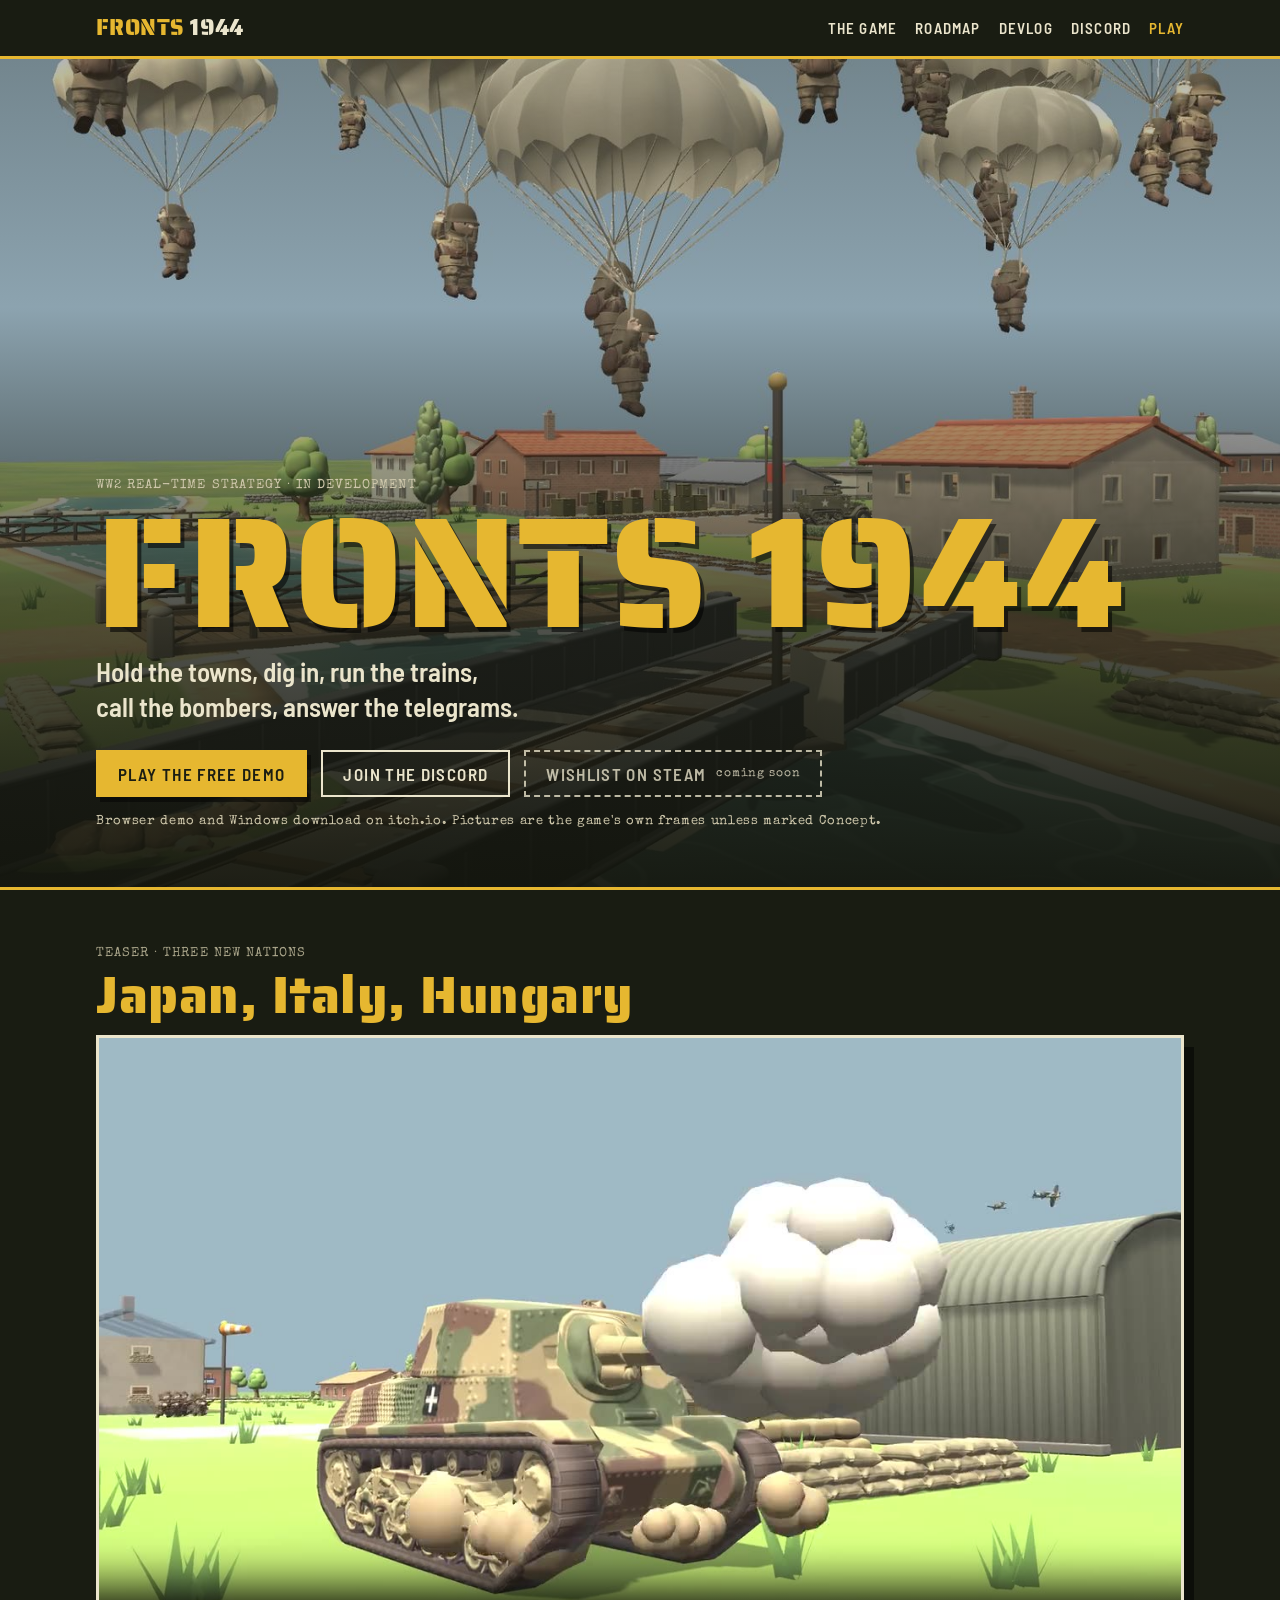
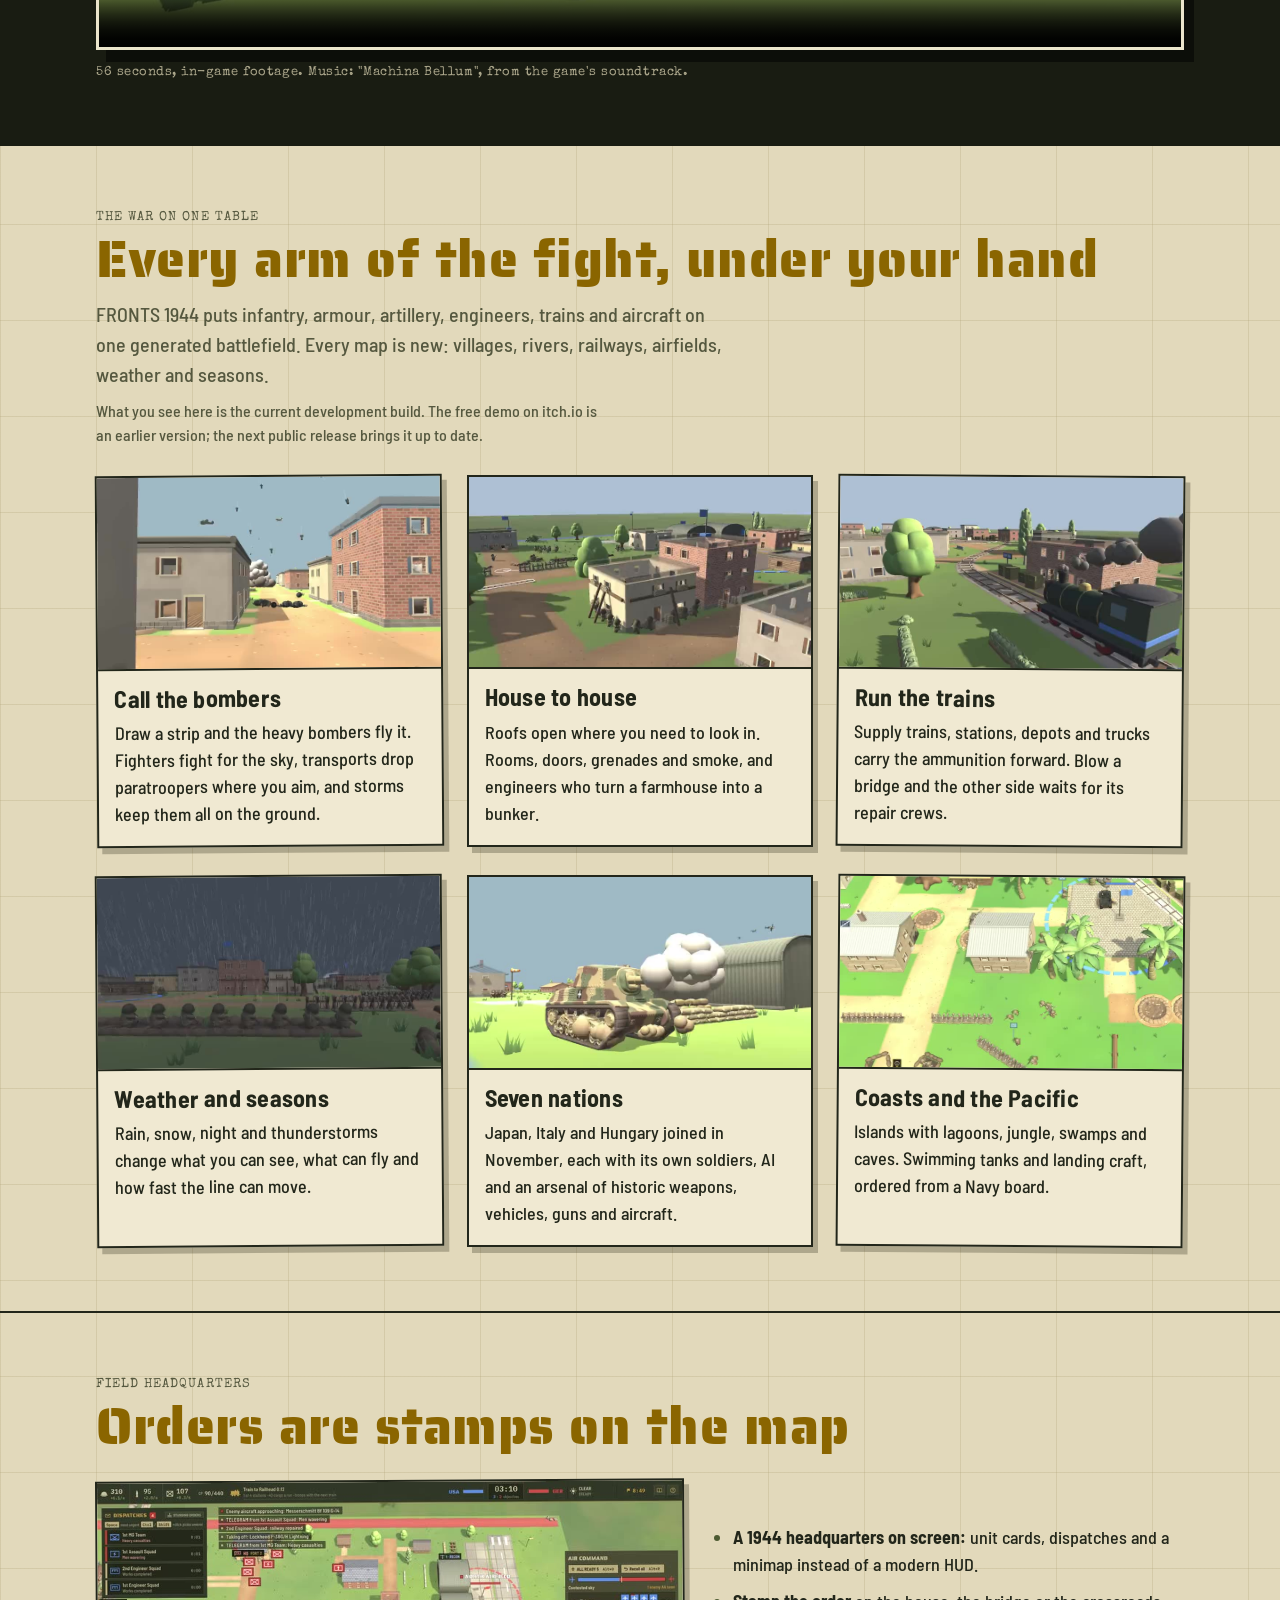
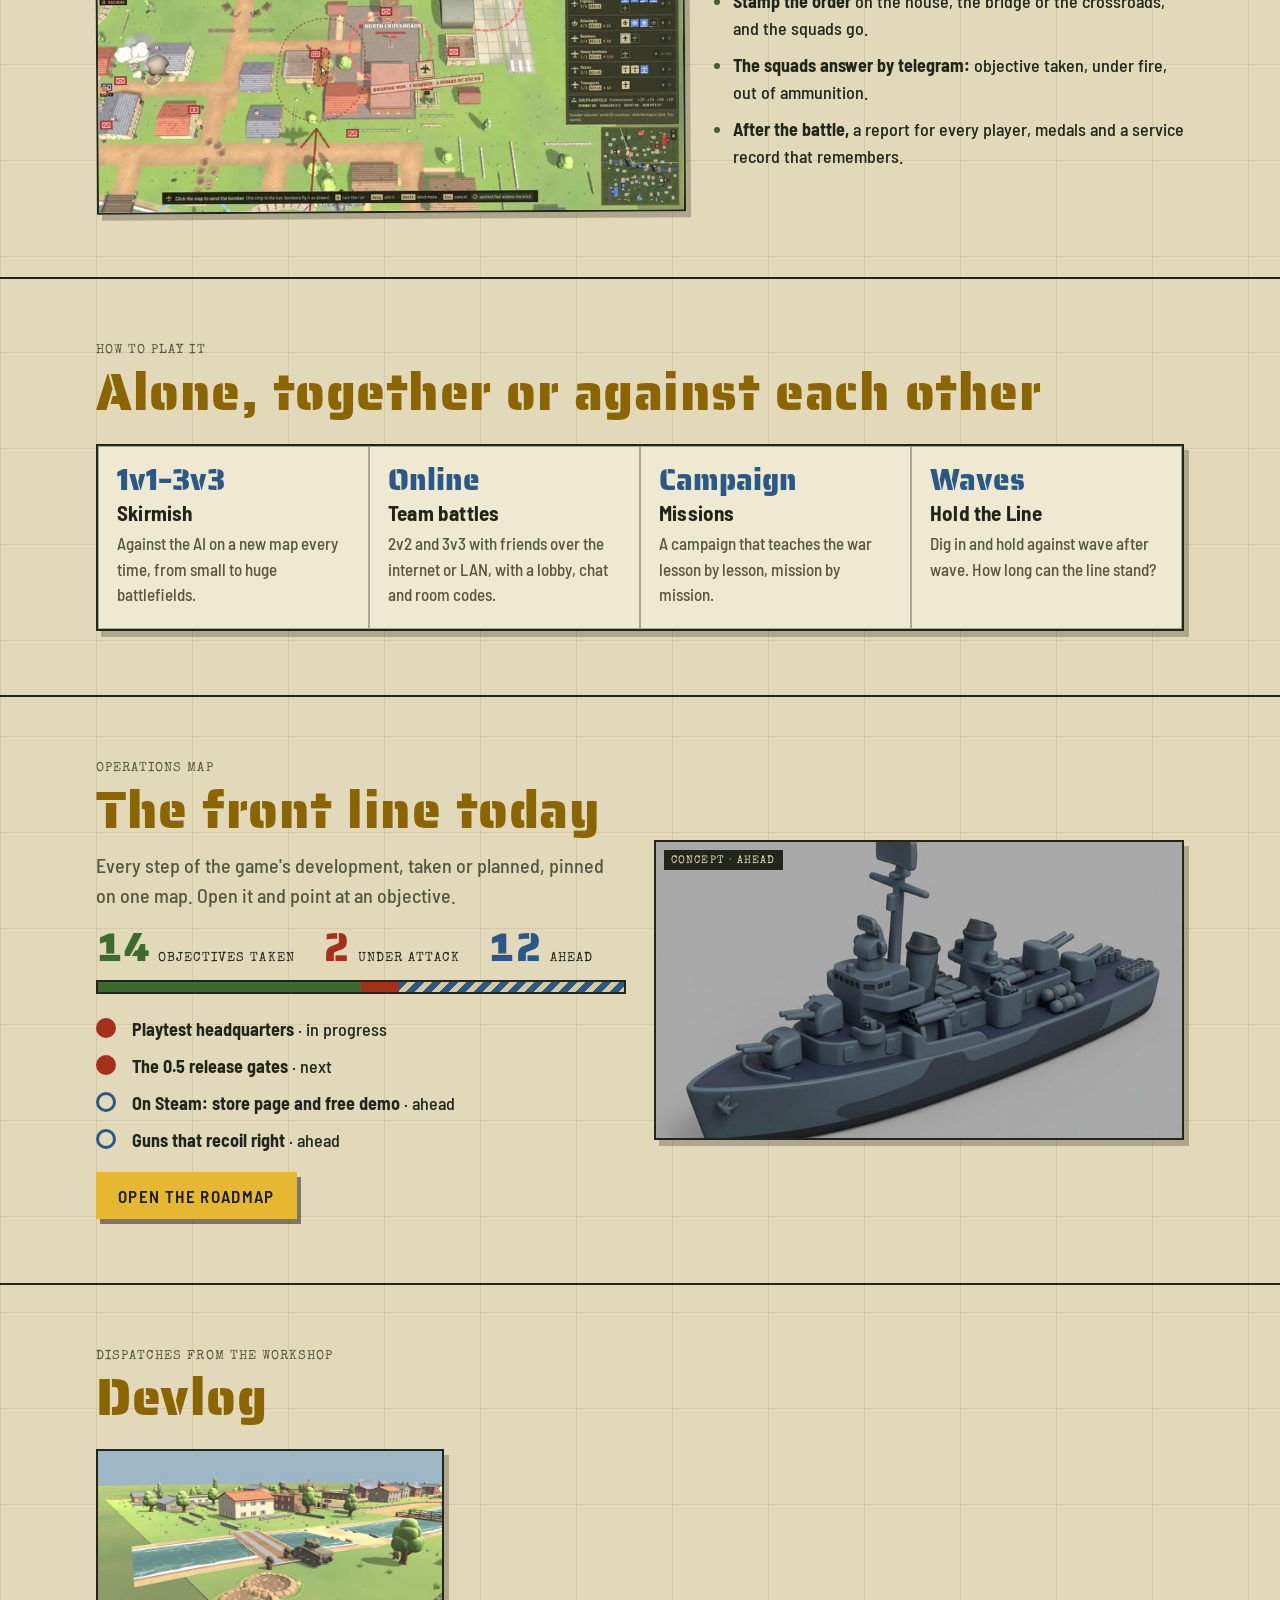
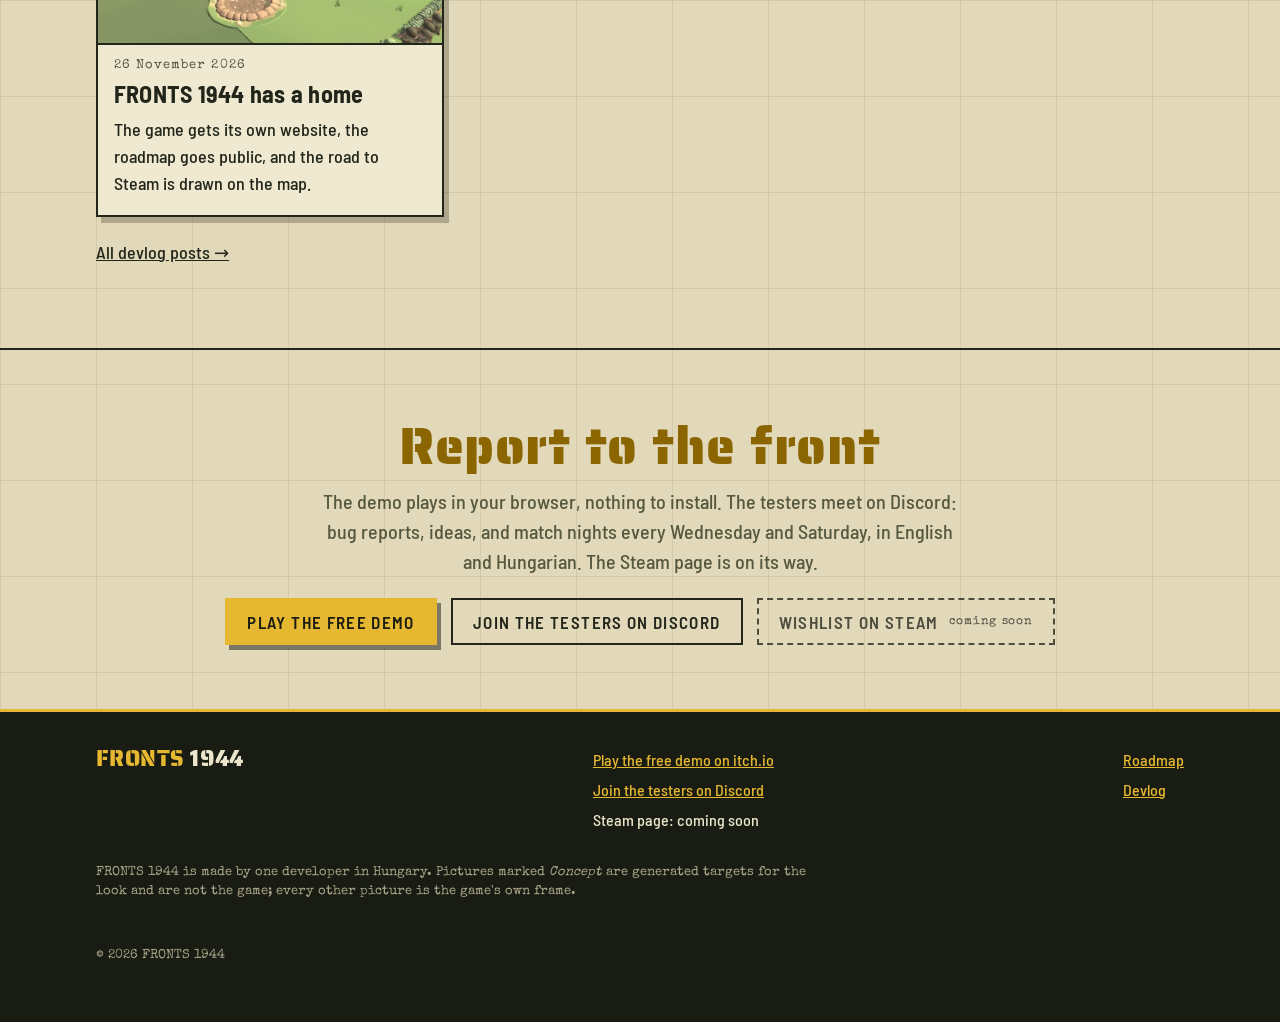
<file: index.html>
<!doctype html>
<html lang="en">
<head>
<meta charset="utf-8">
<meta name="viewport" content="width=device-width, initial-scale=1, viewport-fit=cover">
<title>FRONTS 1944 – WW2 real-time strategy</title>
<meta name="description" content="FRONTS 1944 is a WW2 real-time strategy game: hold the towns, dig in, run the trains, call the bombers. Seven nations, house-to-house fighting, weather, team battles online. Free demo on itch.io.">
<link rel="canonical" href="https://fronts1944.com/">
<meta property="og:type" content="website">
<meta property="og:title" content="FRONTS 1944">
<meta property="og:description" content="A WW2 real-time strategy game: hold the towns, dig in, run the trains, call the bombers.">
<meta property="og:url" content="https://fronts1944.com/">
<meta property="og:image" content="https://fronts1944.com/assets/img/social-card.jpg">
<meta name="twitter:card" content="summary_large_image">
<link rel="icon" href="assets/icon-32.png" sizes="32x32">
<link rel="apple-touch-icon" href="assets/icon-180.png">
<link rel="preconnect" href="https://fonts.googleapis.com">
<link rel="preconnect" href="https://fonts.gstatic.com" crossorigin>
<link rel="stylesheet" href="https://fonts.googleapis.com/css2?family=Barlow+Semi+Condensed:wght@400;500;600;700&family=Saira+Stencil+One&family=Special+Elite&display=swap">
<link rel="stylesheet" href="assets/chrome.css">
<link rel="stylesheet" href="assets/site.css">
<style>
/* ---- the hero: one of the game's own frames, full width */
.hero { position: relative; min-height: min(92vh, 860px); display: grid; align-items: end; color: var(--night-ink); background: var(--night); overflow: hidden; }
.hero img.bg { position: absolute; inset: 0; width: 100%; height: 100%; object-fit: cover; object-position: 50% 40%; animation: drift 26s ease-in-out infinite alternate; }
.hero::after { content: ""; position: absolute; inset: 0; background:
  linear-gradient(to top, rgba(18, 20, 12, .95) 0%, rgba(18, 20, 12, .72) 34%, rgba(18, 20, 12, .12) 70%, rgba(18, 20, 12, .3) 100%); }
.hero .wrap { position: relative; z-index: 1; width: 100%; padding-top: 120px; padding-bottom: 56px; }
.hero .eyebrow { color: #cfc8ac; }
.hero h1 { font-size: clamp(64px, 14vw, 156px); line-height: .9; margin: 8px 0 10px; color: var(--brass); text-shadow: 4px 5px 0 rgba(0, 0, 0, .55); }
.hero .tag { font: 600 clamp(20px, 2.6vw, 27px)/1.3 var(--body); max-width: 40ch; margin: 0 0 26px; text-wrap: balance; }
.hero .ctas { display: flex; flex-wrap: wrap; gap: 14px; align-items: center; }
.hero .note { font: 400 13px/1.4 var(--type); letter-spacing: .05em; color: #cfc8ac; margin: 16px 0 0; }
@keyframes drift { from { transform: scale(1.02); } to { transform: scale(1.1) translate(-1.5%, -1%); } }
@media (prefers-reduced-motion: reduce) { .hero img.bg { animation: none; } }
/* the moving hero: a silent loop that fades in over the still once it plays (assets/motion.js) */
.hero video.bg { position: absolute; inset: 0; width: 100%; height: 100%; object-fit: cover; object-position: 50% 30%; opacity: 0; transition: opacity 1.4s ease; }
.hero video.bg.is-playing { opacity: 1; }

/* ---- live pictures: a card's loop fades in over its still while it is on screen */
.shot video.loop { position: absolute; inset: 0; width: 100%; height: 100%; object-fit: cover; opacity: 0; transition: opacity .6s ease, transform .5s ease; }
.shot video.loop.is-playing { opacity: 1; }
.card:hover .shot video.loop { transform: scale(1.05); }

/* ---- the trailer band */
.reel { background: var(--night); color: var(--night-ink); padding: 56px 0 64px; border-top: 3px solid var(--brass); }
.reel h2 { color: var(--brass); }
.reel .frame { border: 3px solid var(--night-ink); box-shadow: 10px 12px 0 rgba(0, 0, 0, .5); background: #000; }
.reel video { width: 100%; aspect-ratio: 16 / 9; height: auto; }
.reel .cap { font: 400 13px/1.4 var(--type); color: #aba68b; margin: 14px 0 0; letter-spacing: .04em; }

/* ---- command: a wide dossier */
.dossier { display: grid; grid-template-columns: 1.25fr 1fr; gap: 28px; align-items: center; margin-top: 28px; }
.dossier .card { --tilt: -.35deg; }
.dossier ul { margin: 0; padding-left: 20px; display: grid; gap: 10px; }
.dossier li::marker { color: var(--olive); }
.dossier li b { font-weight: 700; }
@media (max-width: 860px) { .dossier { grid-template-columns: 1fr; } }

/* ---- modes */
.modes { display: grid; gap: 0; grid-template-columns: repeat(4, 1fr); margin-top: 26px; border: 2px solid var(--ink); background: var(--card); box-shadow: 5px 6px 0 var(--shade); }
@media (max-width: 900px) { .modes { grid-template-columns: repeat(2, 1fr); } }
@media (max-width: 520px) { .modes { grid-template-columns: 1fr; } }
.modes > div { padding: 18px 18px 20px; border: 1px solid color-mix(in srgb, var(--ink) 35%, transparent); }
.modes .n { font: 400 30px/1 var(--display); color: var(--own); }
.modes h3 { font-size: 21px; margin: 6px 0 6px; }
.modes p { margin: 0; color: var(--ink-soft); font-size: 17px; }

/* ---- the roadmap teaser */
.front { display: grid; grid-template-columns: 1fr 1fr; gap: 28px; align-items: center; }
.tally { display: flex; flex-wrap: wrap; gap: 10px 28px; margin: 18px 0 12px; align-items: baseline; }
.tally b { font: 400 40px/1 var(--display); margin-right: 8px; font-variant-numeric: tabular-nums; }
.tally span { font: 400 13px/1 var(--type); letter-spacing: .08em; text-transform: uppercase; }
.tally .t-done b { color: var(--taken); } .tally .t-now b { color: var(--foe); } .tally .t-ahead b { color: var(--own); }
.bar { display: flex; height: 14px; border: 2px solid var(--ink); background: var(--paper-deep); margin-bottom: 22px; }
.bar i { display: block; height: 100%; }
.bar .b-done { background: var(--taken); } .bar .b-now { background: var(--foe); }
.bar .b-ahead { background: repeating-linear-gradient(135deg, var(--own) 0 6px, transparent 6px 12px); }
.next { list-style: none; margin: 0; padding: 0; display: grid; gap: 10px; }
.next li { display: grid; grid-template-columns: 26px 1fr; gap: 10px; align-items: baseline; }
.next li::before { content: ""; width: 14px; height: 14px; border-radius: 50%; border: 3px solid var(--own); transform: translateY(2px); }
.next li.now::before { background: var(--foe); border-color: var(--foe); }
@media (max-width: 860px) { .front { grid-template-columns: 1fr; } }

/* ---- devlog list */
.posts { display: grid; gap: 22px; grid-template-columns: repeat(auto-fill, minmax(min(100%, 320px), 1fr)); margin-top: 26px; }
.posts a.card { text-decoration: none; color: inherit; display: block; }
.posts .when { font: 400 13px/1 var(--type); letter-spacing: .08em; color: var(--ink-soft); }

/* ---- last call */
.last { text-align: center; }
.last .ctas { display: flex; flex-wrap: wrap; gap: 14px; justify-content: center; margin-top: 22px; }
.last .btn:not(.primary) { color: var(--ink); }
</style>
</head>
<body>
<!--TOP-->
<a class="skip" href="#main">Skip to the content</a>
<header class="site-top">
  <div class="site-wrap">
    <a class="brand" href="./">FRONTS <span>1944</span></a>
    <nav class="nav" aria-label="Site">
      <a href="#game" class="wide">The game</a>
      <a href="roadmap/">Roadmap</a>
      <a href="devlog/">Devlog</a>
      <a href="https://discord.gg/7SDqVMBS3U">Discord</a>
      <a href="https://comeandgetsome.itch.io/fronts-1944" class="play">Play</a>
    </nav>
  </div>
</header>
<!--/TOP-->

<main id="main">
<section class="hero">
  <img class="bg" src="assets/img/paratroopers-lg.jpg" srcset="assets/img/paratroopers-md.jpg 800w, assets/img/paratroopers-lg.jpg 1600w" sizes="100vw" width="1600" height="900" alt="Paratroopers under panelled canopies come down over a river town." fetchpriority="high">
  <video class="bg" muted loop playsinline preload="none" aria-hidden="true" data-src="assets/video/loop_hero.mp4" data-src-sm="assets/video/loop_hero_sm.mp4"></video>
  <div class="wrap">
    <div class="eyebrow">WW2 real-time strategy &middot; in development</div>
    <h1>FRONTS 1944</h1>
    <p class="tag">Hold the towns, dig in, run the trains, call the bombers, answer the telegrams.</p>
    <div class="ctas">
      <a class="btn primary" href="https://comeandgetsome.itch.io/fronts-1944">Play the free demo</a>
      <a class="btn" href="https://discord.gg/7SDqVMBS3U">Join the Discord</a>
      <span class="btn" aria-disabled="true">Wishlist on Steam <small>coming soon</small></span>
    </div>
    <p class="note">Browser demo and Windows download on itch.io. Pictures are the game's own frames unless marked Concept.</p>
  </div>
</section>

<section class="reel" aria-labelledby="reel-h">
  <div class="wrap">
    <div class="eyebrow" style="color:#aba68b">Teaser &middot; three new nations</div>
    <h2 id="reel-h">Japan, Italy, Hungary</h2>
    <div class="frame">
      <video controls preload="none" playsinline poster="assets/img/teaser-poster.jpg" width="1280" height="720">
        <source src="assets/video/teaser.mp4" type="video/mp4">
        Your browser cannot play this video. <a href="assets/video/teaser.mp4">Download the teaser</a>.
      </video>
    </div>
    <p class="cap">56 seconds, in-game footage. Music: "Machina Bellum", from the game's soundtrack.</p>
  </div>
</section>

<section class="band" id="game" aria-labelledby="game-h">
  <div class="wrap">
    <div class="eyebrow">The war on one table</div>
    <h2 id="game-h">Every arm of the fight, under your hand</h2>
    <p class="lede">FRONTS 1944 puts infantry, armour, artillery, engineers, trains and aircraft on one generated battlefield. Every map is new: villages, rivers, railways, airfields, weather and seasons.</p>
    <p class="lede" style="margin-top:10px;font-size:16px">What you see here is the current development build. The free demo on itch.io is an earlier version; the next public release brings it up to date.</p>
    <div class="grid3">
      <article class="card">
        <div class="shot"><img src="assets/img/loop_bombers-md.jpg" width="800" height="450" loading="lazy" alt="Bombs from a carpet raid fall into a village street."><video class="loop" muted loop playsinline preload="none" aria-hidden="true" data-src="assets/video/loop_bombers.mp4"></video></div>
        <div class="txt"><h3>Call the bombers</h3><p>Draw a strip and the heavy bombers fly it. Fighters fight for the sky, transports drop paratroopers where you aim, and storms keep them all on the ground.</p></div>
      </article>
      <article class="card">
        <div class="shot"><img src="assets/img/loop_house-md.jpg" width="800" height="450" loading="lazy" alt="Ladders against a house being fortified, soldiers at its foot."><video class="loop" muted loop playsinline preload="none" aria-hidden="true" data-src="assets/video/loop_house.mp4"></video></div>
        <div class="txt"><h3>House to house</h3><p>Roofs open where you need to look in. Rooms, doors, grenades and smoke, and engineers who turn a farmhouse into a bunker.</p></div>
      </article>
      <article class="card">
        <div class="shot"><img src="assets/img/loop_train-md.jpg" width="800" height="450" loading="lazy" alt="A steam train hauls armour on flatcars past a brick house."><video class="loop" muted loop playsinline preload="none" aria-hidden="true" data-src="assets/video/loop_train.mp4"></video></div>
        <div class="txt"><h3>Run the trains</h3><p>Supply trains, stations, depots and trucks carry the ammunition forward. Blow a bridge and the other side waits for its repair crews.</p></div>
      </article>
      <article class="card">
        <div class="shot"><img src="assets/img/loop_weather-md.jpg" width="800" height="450" loading="lazy" alt="A dug-in line of soldiers in the rain, lightning over the town."><video class="loop" muted loop playsinline preload="none" aria-hidden="true" data-src="assets/video/loop_weather.mp4"></video></div>
        <div class="txt"><h3>Weather and seasons</h3><p>Rain, snow, night and thunderstorms change what you can see, what can fly and how fast the line can move.</p></div>
      </article>
      <article class="card">
        <div class="shot"><img src="assets/img/loop_zrinyi-md.jpg" width="800" height="450" loading="lazy" alt="A Hungarian Zrinyi II assault gun beside a hangar, the smoke of its 105 mm still in the air."><video class="loop" muted loop playsinline preload="none" aria-hidden="true" data-src="assets/video/loop_zrinyi.mp4"></video></div>
        <div class="txt"><h3>Seven nations</h3><p>Japan, Italy and Hungary joined in November, each with its own soldiers, AI and an arsenal of historic weapons, vehicles, guns and aircraft.</p></div>
      </article>
      <article class="card">
        <div class="shot"><img src="assets/img/loop_pacific-md.jpg" width="800" height="450" loading="lazy" alt="Squads move through a palm-lined Pacific outpost."><video class="loop" muted loop playsinline preload="none" aria-hidden="true" data-src="assets/video/loop_pacific.mp4"></video></div>
        <div class="txt"><h3>Coasts and the Pacific</h3><p>Islands with lagoons, jungle, swamps and caves. Swimming tanks and landing craft, ordered from a Navy board.</p></div>
      </article>
    </div>
  </div>
</section>

<section class="band" aria-labelledby="cmd-h">
  <div class="wrap">
    <div class="eyebrow">Field headquarters</div>
    <h2 id="cmd-h">Orders are stamps on the map</h2>
    <div class="dossier">
      <div class="card"><div class="shot" style="border-bottom:0"><img src="assets/img/loop_stamp-lg.jpg" srcset="assets/img/loop_stamp-md.jpg 800w, assets/img/loop_stamp-lg.jpg 1280w" sizes="(max-width: 860px) 100vw, 620px" width="1280" height="720" loading="lazy" alt="The headquarters screen: a bombing run drawn over a crossroads, attack stamps on the houses, the dispatches and the air command board."><video class="loop" muted loop playsinline preload="none" aria-hidden="true" data-src="assets/video/loop_stamp.mp4"></video></div></div>
      <ul>
        <li><b>A 1944 headquarters on screen:</b> unit cards, dispatches and a minimap instead of a modern HUD.</li>
        <li><b>Stamp the order</b> on the house, the bridge or the crossroads, and the squads go.</li>
        <li><b>The squads answer by telegram:</b> objective taken, under fire, out of ammunition.</li>
        <li><b>After the battle,</b> a report for every player, medals and a service record that remembers.</li>
      </ul>
    </div>
  </div>
</section>

<section class="band" aria-labelledby="modes-h">
  <div class="wrap">
    <div class="eyebrow">How to play it</div>
    <h2 id="modes-h">Alone, together or against each other</h2>
    <div class="modes">
      <div><div class="n">1v1&ndash;3v3</div><h3>Skirmish</h3><p>Against the AI on a new map every time, from small to huge battlefields.</p></div>
      <div><div class="n">Online</div><h3>Team battles</h3><p>2v2 and 3v3 with friends over the internet or LAN, with a lobby, chat and room codes.</p></div>
      <div><div class="n">Campaign</div><h3>Missions</h3><p>A campaign that teaches the war lesson by lesson, mission by mission.</p></div>
      <div><div class="n">Waves</div><h3>Hold the Line</h3><p>Dig in and hold against wave after wave. How long can the line stand?</p></div>
    </div>
  </div>
</section>

<section class="band" aria-labelledby="road-h">
  <div class="wrap front">
    <div>
      <div class="eyebrow">Operations map</div>
      <h2 id="road-h">The front line today</h2>
      <p class="lede">Every step of the game's development, taken or planned, pinned on one map. Open it and point at an objective.</p>
      <!--ROADMAP-TALLY-->
      <div class="tally"><div class="t-done"><b>14</b><span>objectives taken</span></div><div class="t-now"><b>2</b><span>under attack</span></div><div class="t-ahead"><b>12</b><span>ahead</span></div></div>
      <div class="bar" role="img" aria-label="14 of 28 objectives taken"><i class="b-done" style="width:50.00%"></i><i class="b-now" style="width:7.14%"></i><i class="b-ahead" style="width:42.86%"></i></div>
      <ul class="next"><li class="now"><span><b>Playtest headquarters</b> &middot; in progress</span></li><li class="now"><span><b>The 0.5 release gates</b> &middot; next</span></li><li class="ahead"><span><b>On Steam: store page and free demo</b> &middot; ahead</span></li><li class="ahead"><span><b>Guns that recoil right</b> &middot; ahead</span></li></ul>
      <p></p>
<!--/ROADMAP-TALLY-->
      <a class="btn primary" href="roadmap/">Open the roadmap</a>
    </div>
    <a class="card" href="roadmap/" style="display:block;text-decoration:none"><div class="shot" style="border-bottom:0"><img src="roadmap/img/c_destroyer.jpg" width="720" height="405" loading="lazy" alt="Concept picture of a Fletcher-class destroyer, one of the objectives ahead."><span class="kind">Concept &middot; ahead</span></div></a>
  </div>
</section>

<section class="band" aria-labelledby="log-h">
  <div class="wrap">
    <div class="eyebrow">Dispatches from the workshop</div>
    <h2 id="log-h">Devlog</h2>
    <!--DEVLOG-LATEST-->
<div class="posts"><a class="card" href="devlog/2026-11-26-fronts-1944-has-a-home/"><div class="shot"><img src="assets/img/sherman_river-md.jpg" width="800" height="450" loading="lazy" alt=""></div><div class="txt"><span class="when">26 November 2026</span><h3>FRONTS 1944 has a home</h3><p>The game gets its own website, the roadmap goes public, and the road to Steam is drawn on the map.</p></div></a></div>
<!--/DEVLOG-LATEST-->
    <p style="margin-top:22px"><a href="devlog/">All devlog posts &rarr;</a></p>
  </div>
</section>

<section class="band last" aria-labelledby="last-h">
  <div class="wrap">
    <h2 id="last-h">Report to the front</h2>
    <p class="lede" style="margin:0 auto">The demo plays in your browser, nothing to install. The testers meet on Discord: bug reports, ideas, and match nights every Wednesday and Saturday, in English and Hungarian. The Steam page is on its way.</p>
    <div class="ctas">
      <a class="btn primary" href="https://comeandgetsome.itch.io/fronts-1944">Play the free demo</a>
      <a class="btn" href="https://discord.gg/7SDqVMBS3U">Join the testers on Discord</a>
      <span class="btn" aria-disabled="true">Wishlist on Steam <small>coming soon</small></span>
    </div>
  </div>
</section>
</main>

<!--FOOT-->
<footer class="site-foot">
  <div class="site-wrap">
    <div class="cols">
      <a class="brand" href="./">FRONTS <span>1944</span></a>
      <ul>
        <li><a href="https://comeandgetsome.itch.io/fronts-1944">Play the free demo on itch.io</a></li>
        <li><a href="https://discord.gg/7SDqVMBS3U">Join the testers on Discord</a></li>
        <li>Steam page: coming soon</li>
      </ul>
      <ul>
        <li><a href="roadmap/">Roadmap</a></li>
        <li><a href="devlog/">Devlog</a></li>
      </ul>
    </div>
    <p class="fine">FRONTS 1944 is made by one developer in Hungary. Pictures marked <i>Concept</i> are generated targets for the look and are not the game; every other picture is the game's own frame.</p>
    <p class="fine">&copy; 2026 FRONTS 1944</p>
  </div>
</footer>
<!--/FOOT-->
<script src="assets/motion.js" defer></script>
</body>
</html>
</file>
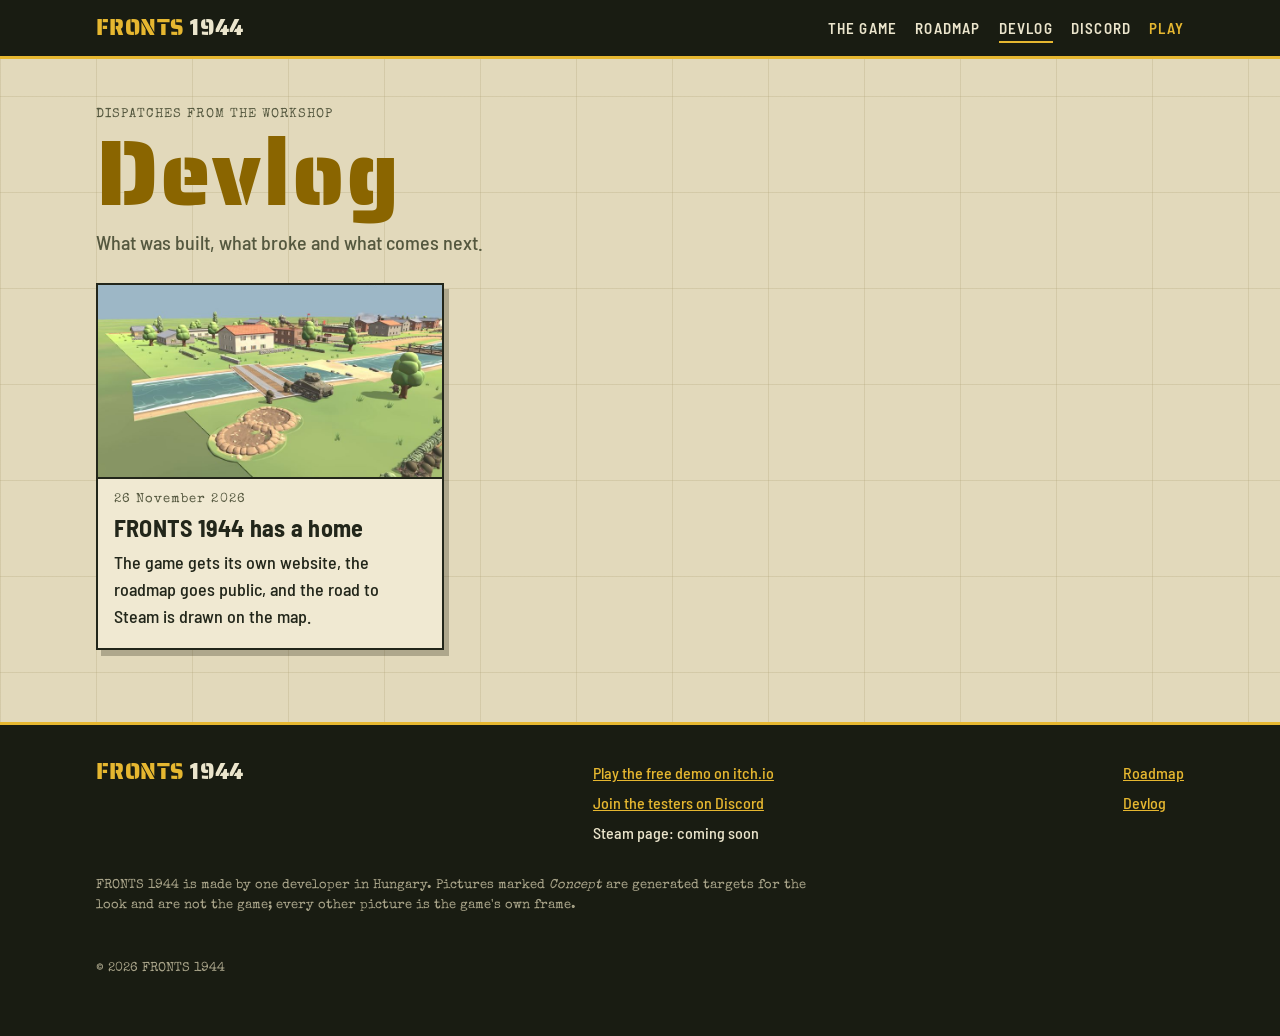
<file: devlog/index.html>
<!doctype html>
<html lang="en">
<head>
<meta charset="utf-8">
<meta name="viewport" content="width=device-width, initial-scale=1, viewport-fit=cover">
<title>Devlog – FRONTS 1944</title>
<meta name="description" content="The FRONTS 1944 devlog: what was built, what broke and what comes next.">
<link rel="canonical" href="https://fronts1944.com/devlog/">
<meta property="og:title" content="Devlog – FRONTS 1944">
<meta property="og:description" content="The FRONTS 1944 devlog: what was built, what broke and what comes next.">
<meta property="og:image" content="https://fronts1944.com/assets/img/social-card.jpg">
<meta name="twitter:card" content="summary_large_image">
<link rel="icon" href="../assets/icon-32.png" sizes="32x32">
<link rel="apple-touch-icon" href="../assets/icon-180.png">
<link rel="preconnect" href="https://fonts.googleapis.com">
<link rel="preconnect" href="https://fonts.gstatic.com" crossorigin>
<link rel="stylesheet" href="https://fonts.googleapis.com/css2?family=Barlow+Semi+Condensed:wght@400;500;600;700&family=Saira+Stencil+One&family=Special+Elite&display=swap">
<link rel="stylesheet" href="../assets/chrome.css">
<link rel="stylesheet" href="../assets/site.css">
<style>
.post { max-width: 760px; margin: 0 auto; padding: 48px 0 72px; }
.post h1 { font-size: clamp(40px, 7vw, 68px); line-height: .98; margin: 8px 0 18px; }
.post .hero { margin: 0 0 28px; }
.post h2 { font-size: clamp(28px, 4.5vw, 38px); margin: 34px 0 10px; }
.post h3 { margin: 26px 0 6px; }
.post p, .post li { font-size: 19px; }
.post ul { padding-left: 22px; display: grid; gap: 6px; }
.post li::marker { color: var(--olive); }
.post figure { margin: 26px 0; }
.post figure img { border: 2px solid var(--ink); box-shadow: 5px 6px 0 var(--shade); width: 100%; height: auto; }
.post figcaption { font: 400 13px/1.4 var(--type); color: var(--ink-soft); margin-top: 10px; letter-spacing: .03em; }
.post a { color: var(--own); }
.back { font: 600 15px/1 var(--body); letter-spacing: .08em; text-transform: uppercase; }
.posts { display: grid; gap: 22px; grid-template-columns: repeat(auto-fill, minmax(min(100%, 320px), 1fr)); margin-top: 26px; }
.posts a.card { text-decoration: none; color: inherit; display: block; }
.posts .when { font: 400 13px/1 var(--type); letter-spacing: .08em; color: var(--ink-soft); }
</style>
</head>
<body>
<a class="skip" href="#main">Skip to the content</a>
<header class="site-top">
  <div class="site-wrap">
    <a class="brand" href="../">FRONTS <span>1944</span></a>
    <nav class="nav" aria-label="Site">
      <a href="../#game" class="wide">The game</a>
      <a href="../roadmap/">Roadmap</a>
      <a href="../devlog/" aria-current="page">Devlog</a>
      <a href="https://discord.gg/7SDqVMBS3U">Discord</a>
      <a href="https://comeandgetsome.itch.io/fronts-1944" class="play">Play</a>
    </nav>
  </div>
</header>
<main id="main">
<section class="wrap" style="padding-block:48px 72px">
<div class="eyebrow">Dispatches from the workshop</div>
<h1 style="font-size:clamp(48px,9vw,92px);line-height:.95;margin:6px 0 10px">Devlog</h1>
<p class="lede">What was built, what broke and what comes next.</p>
<div class="posts"><a class="card" href="../devlog/2026-11-26-fronts-1944-has-a-home/"><div class="shot"><img src="../assets/img/sherman_river-md.jpg" width="800" height="450" loading="lazy" alt=""></div><div class="txt"><span class="when">26 November 2026</span><h3>FRONTS 1944 has a home</h3><p>The game gets its own website, the roadmap goes public, and the road to Steam is drawn on the map.</p></div></a></div>
</section>
</main>
<footer class="site-foot">
  <div class="site-wrap">
    <div class="cols">
      <a class="brand" href="../">FRONTS <span>1944</span></a>
      <ul>
        <li><a href="https://comeandgetsome.itch.io/fronts-1944">Play the free demo on itch.io</a></li>
        <li><a href="https://discord.gg/7SDqVMBS3U">Join the testers on Discord</a></li>
        <li>Steam page: coming soon</li>
      </ul>
      <ul>
        <li><a href="../roadmap/">Roadmap</a></li>
        <li><a href="../devlog/">Devlog</a></li>
      </ul>
    </div>
    <p class="fine">FRONTS 1944 is made by one developer in Hungary. Pictures marked <i>Concept</i> are generated targets for the look and are not the game; every other picture is the game's own frame.</p>
    <p class="fine">&copy; 2026 FRONTS 1944</p>
  </div>
</footer>
</body>
</html>
</file>
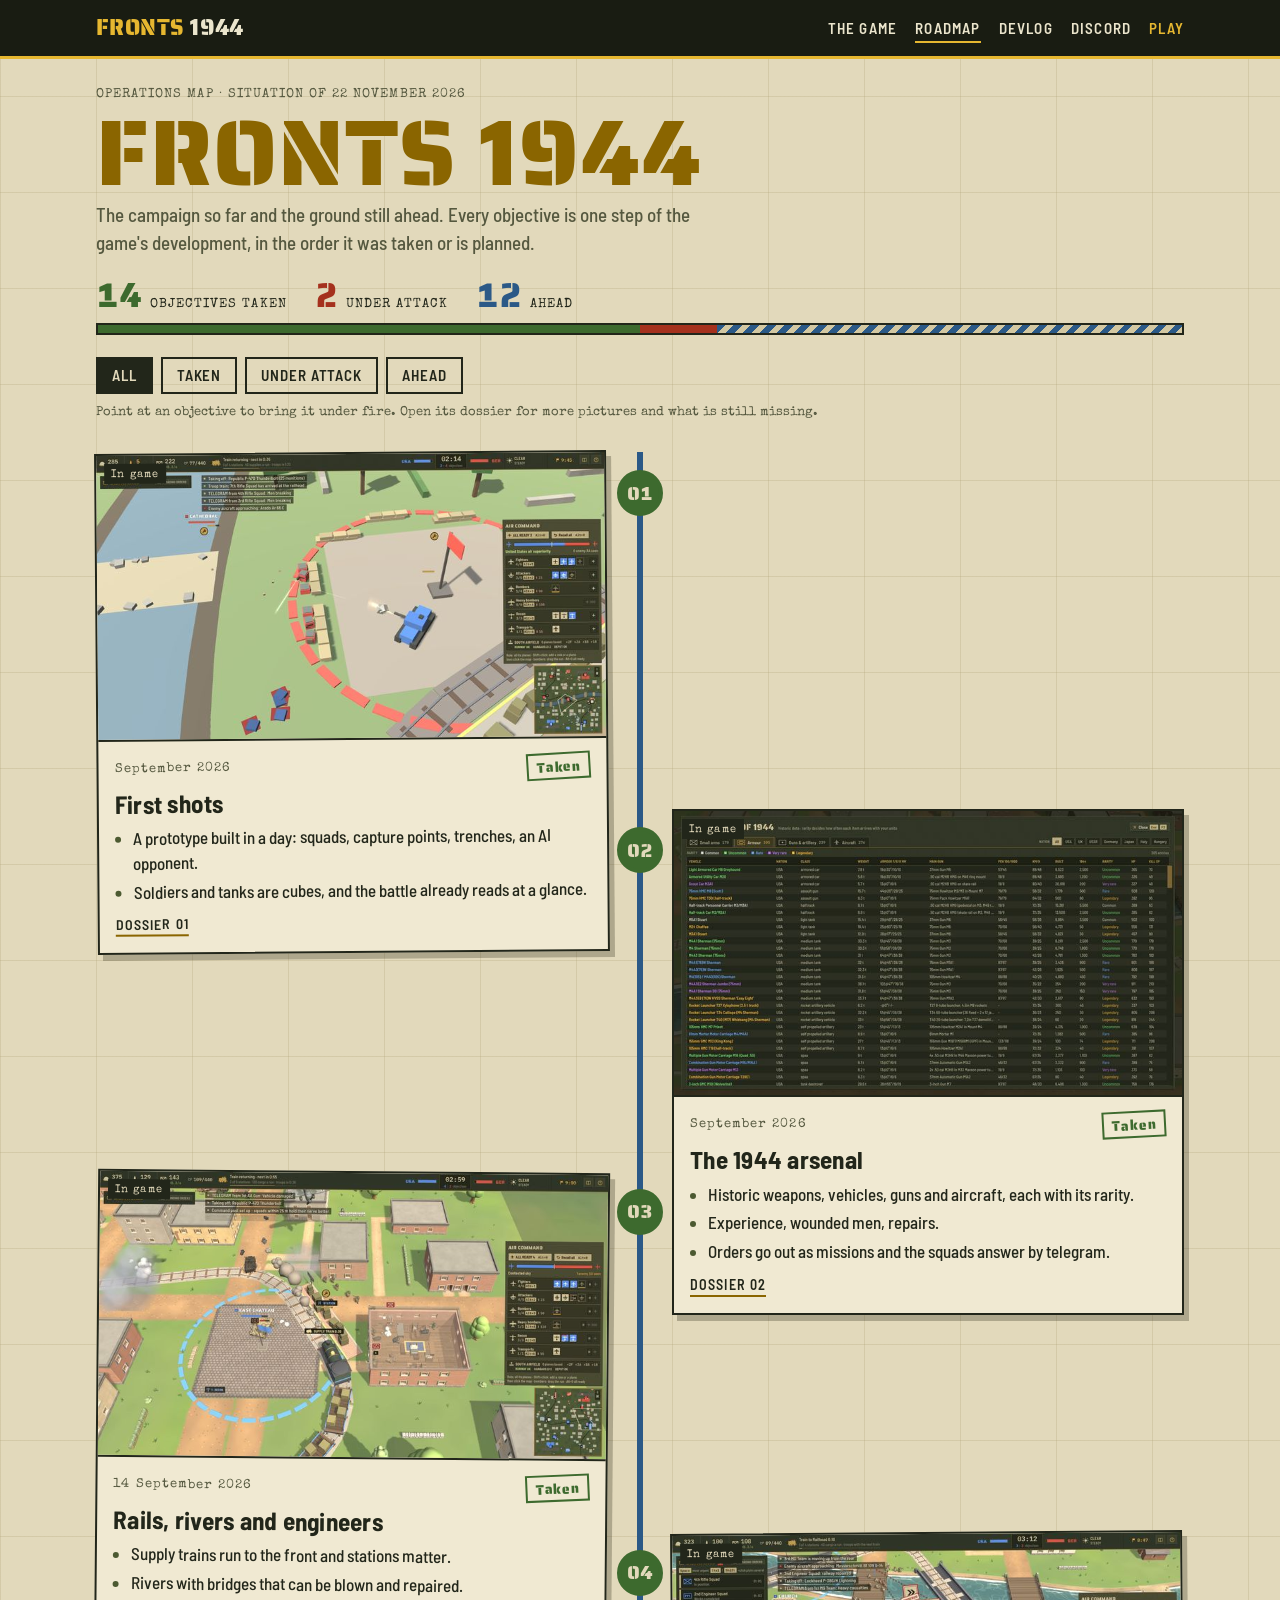
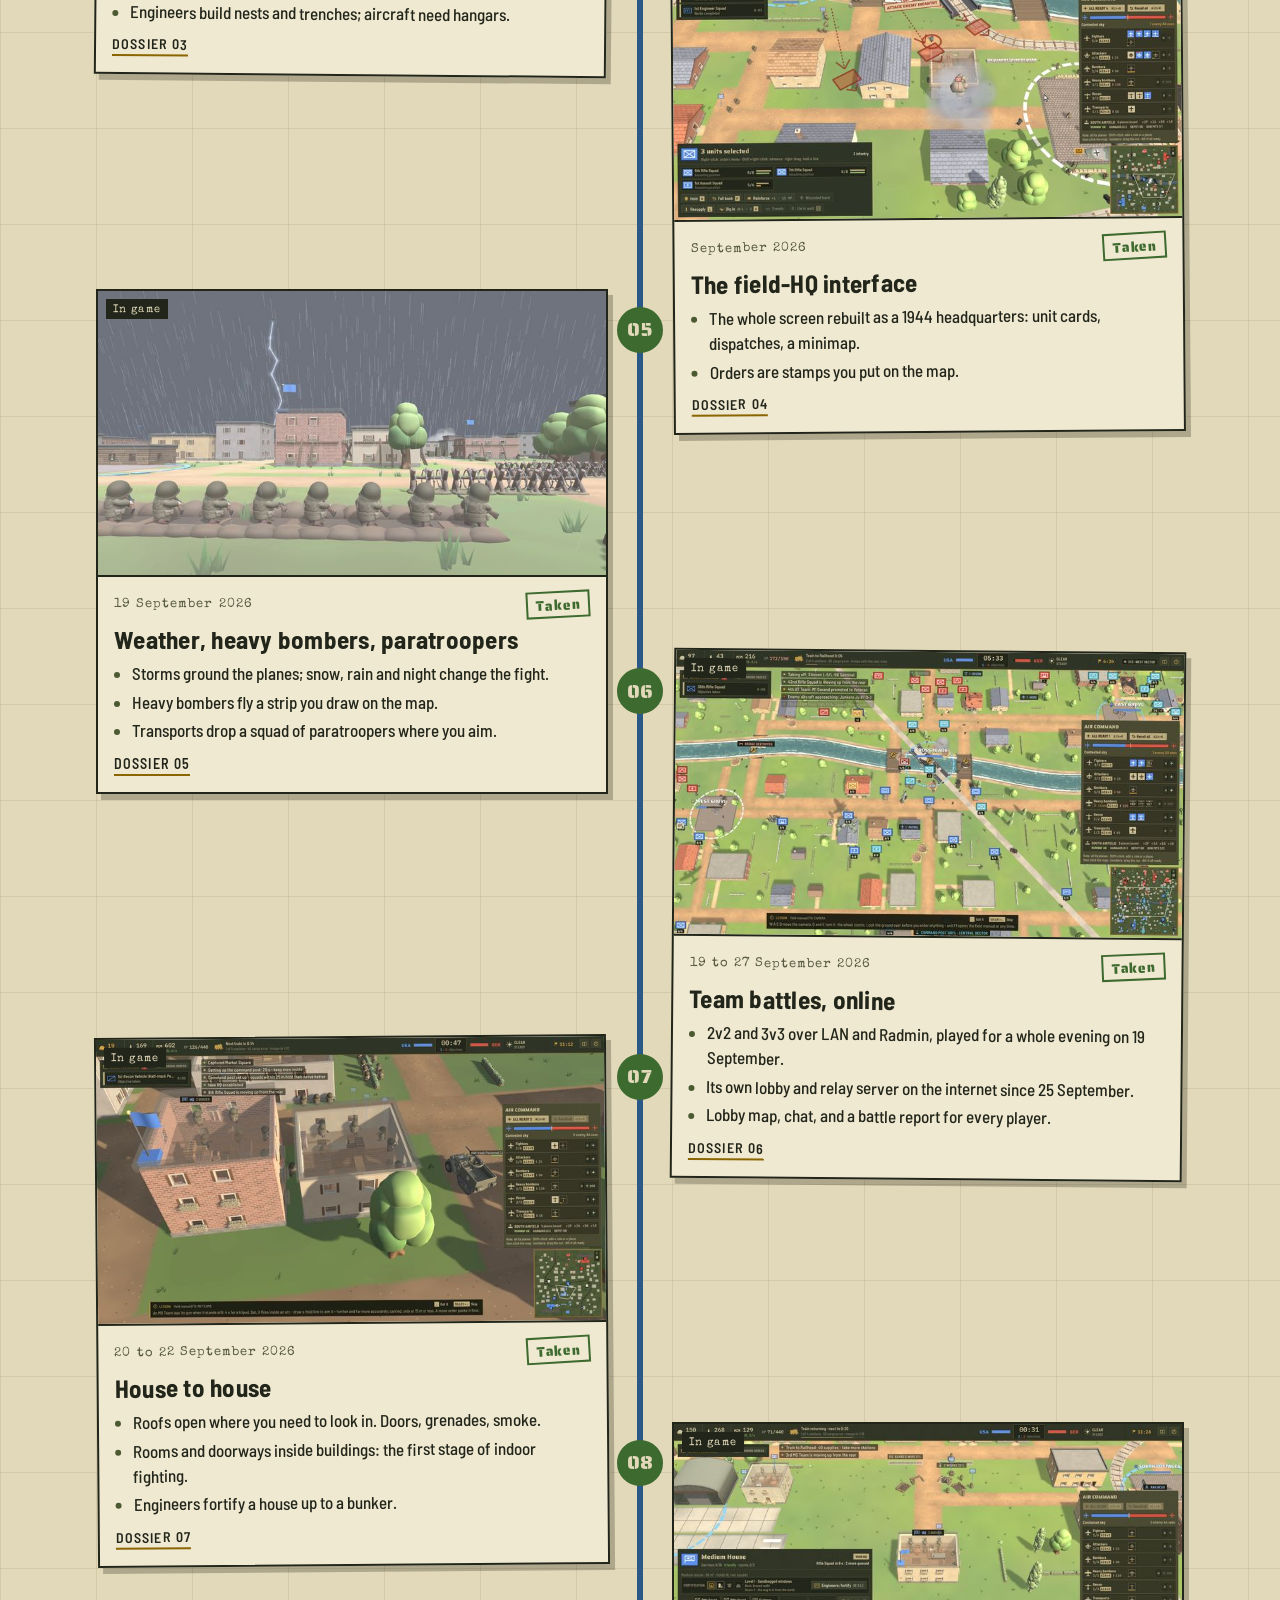
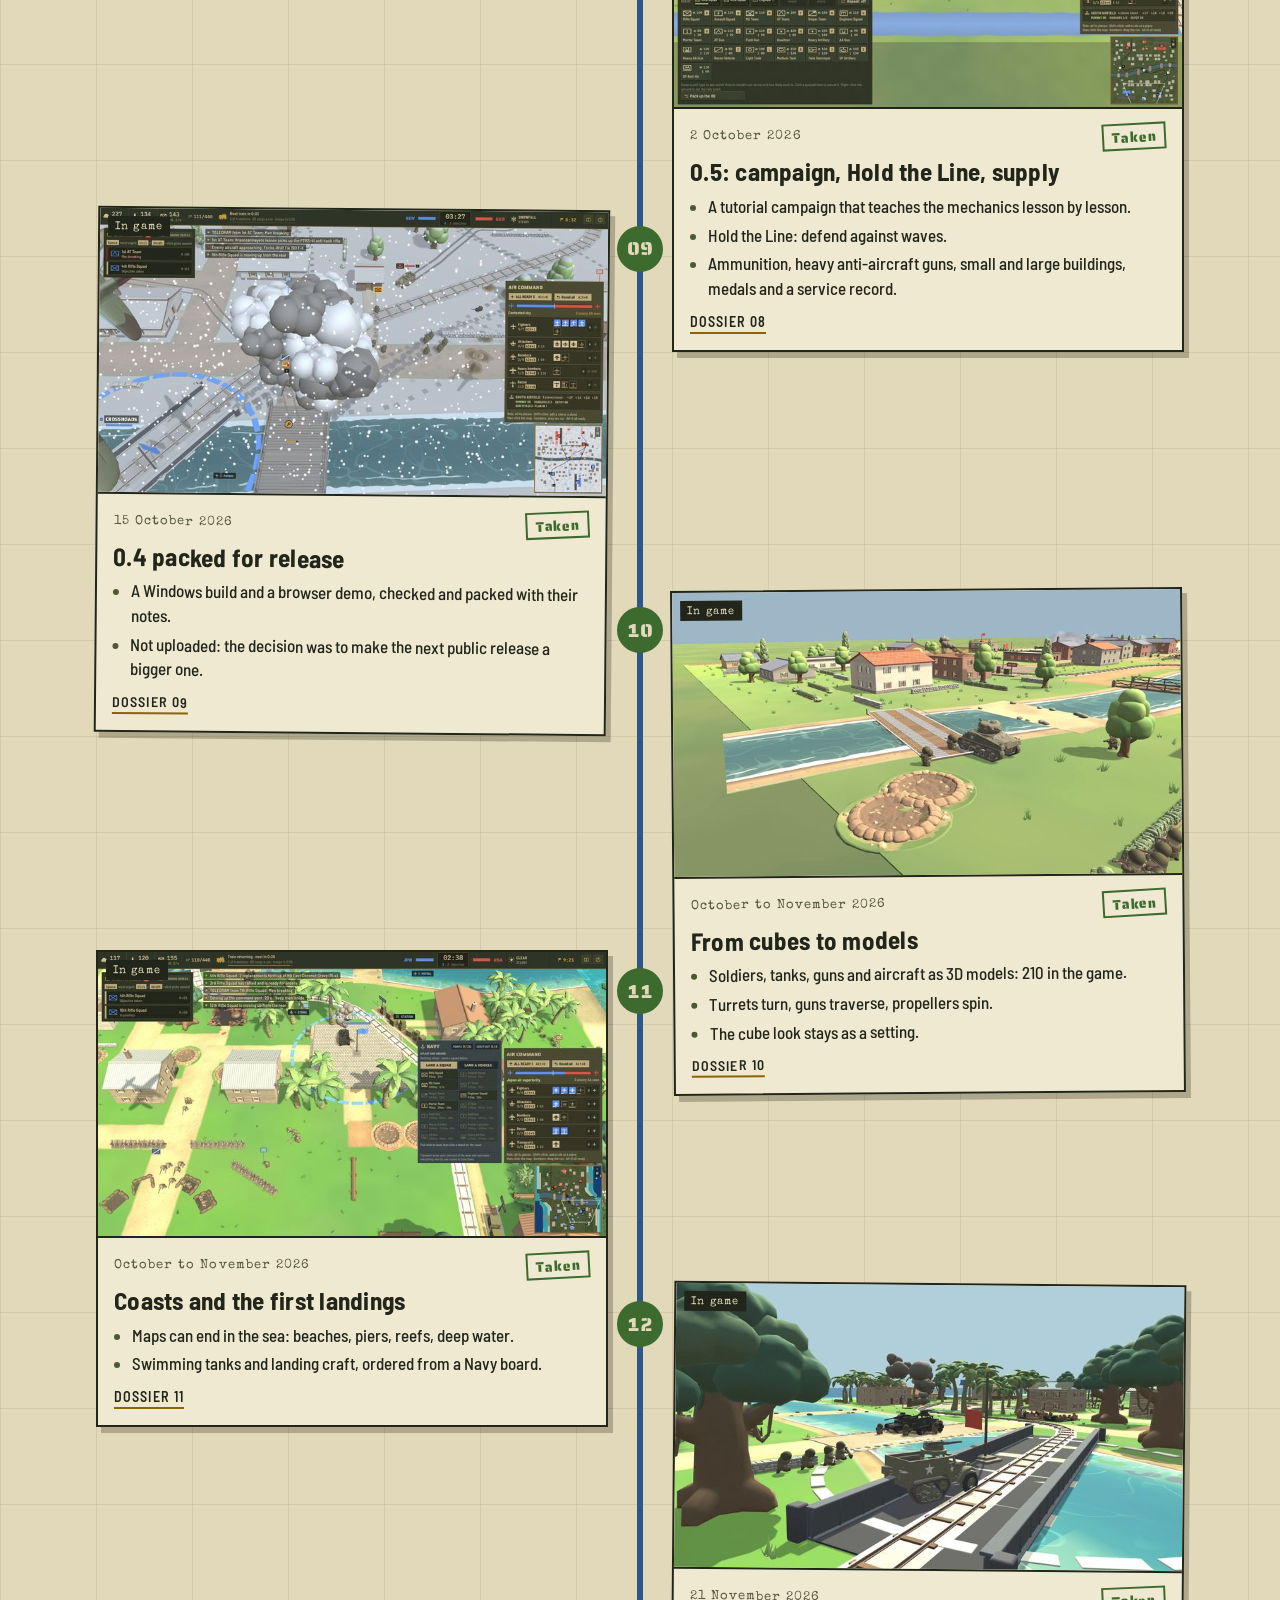
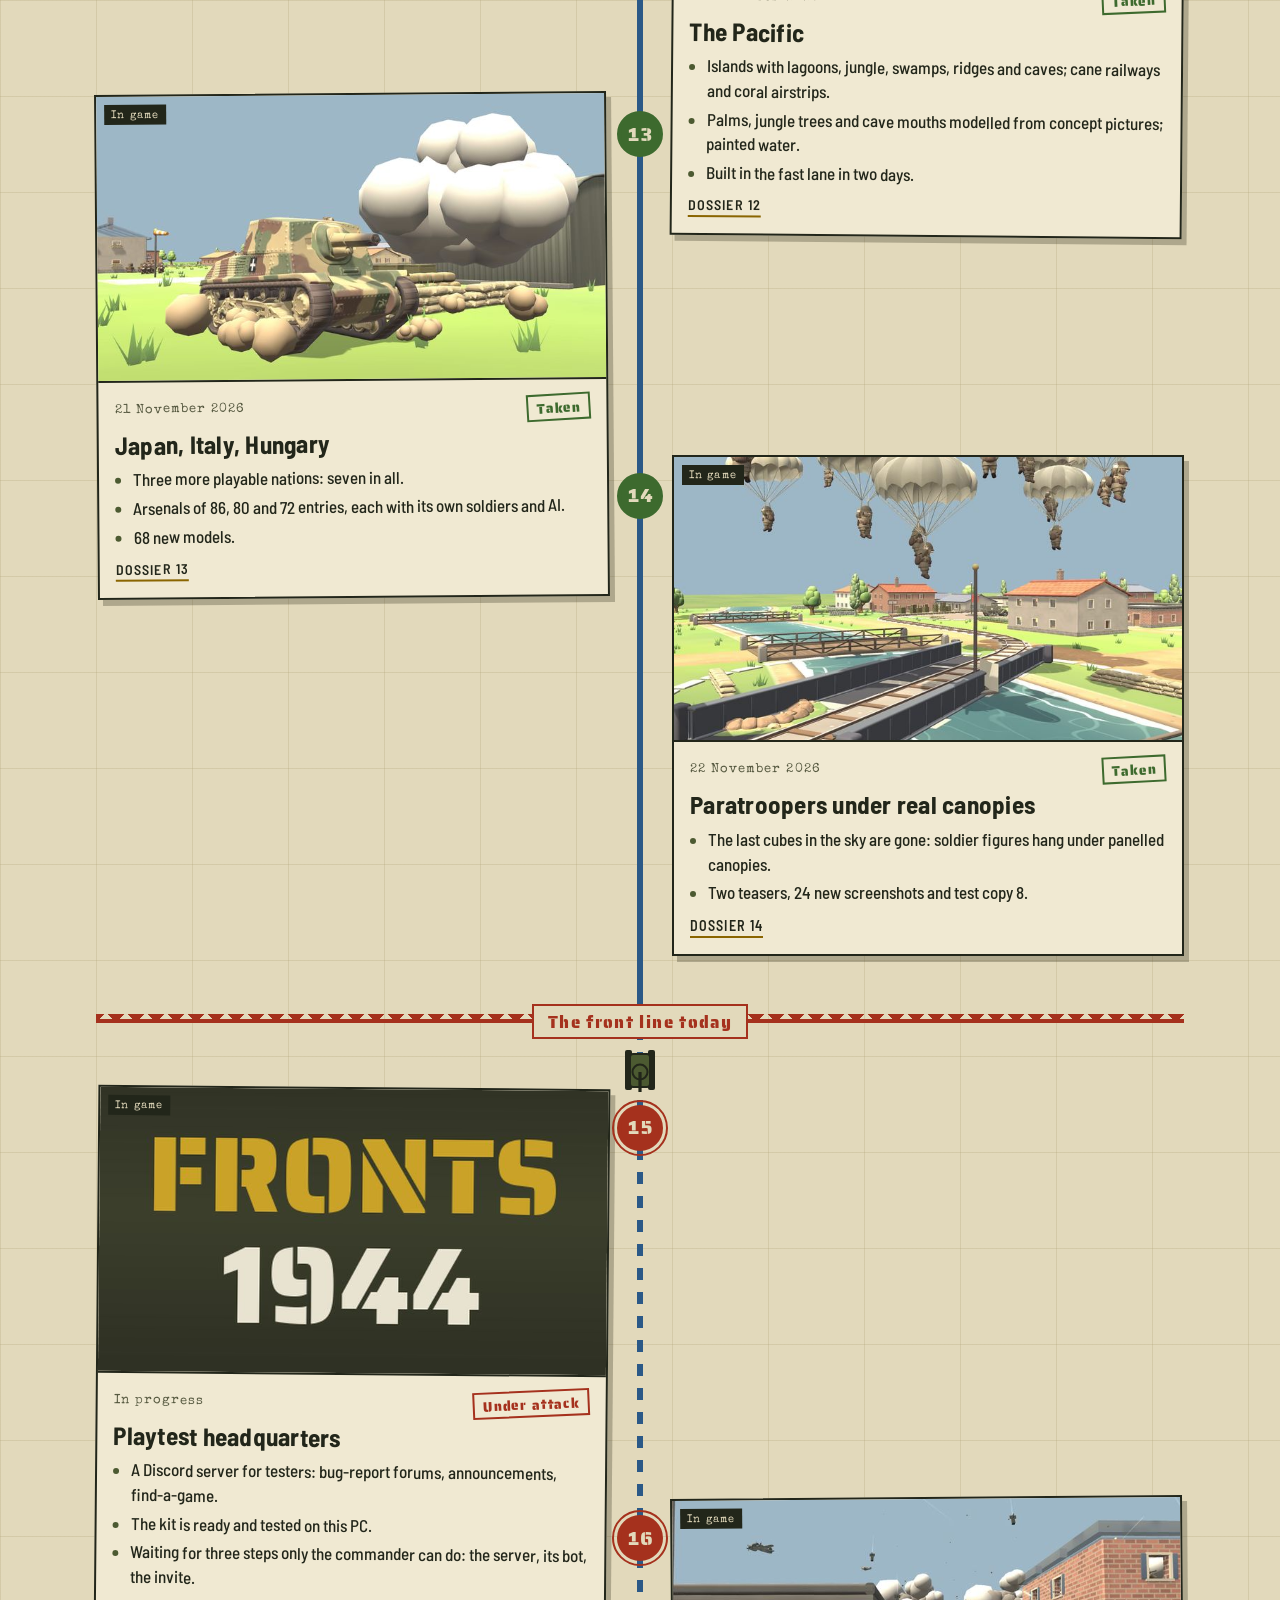
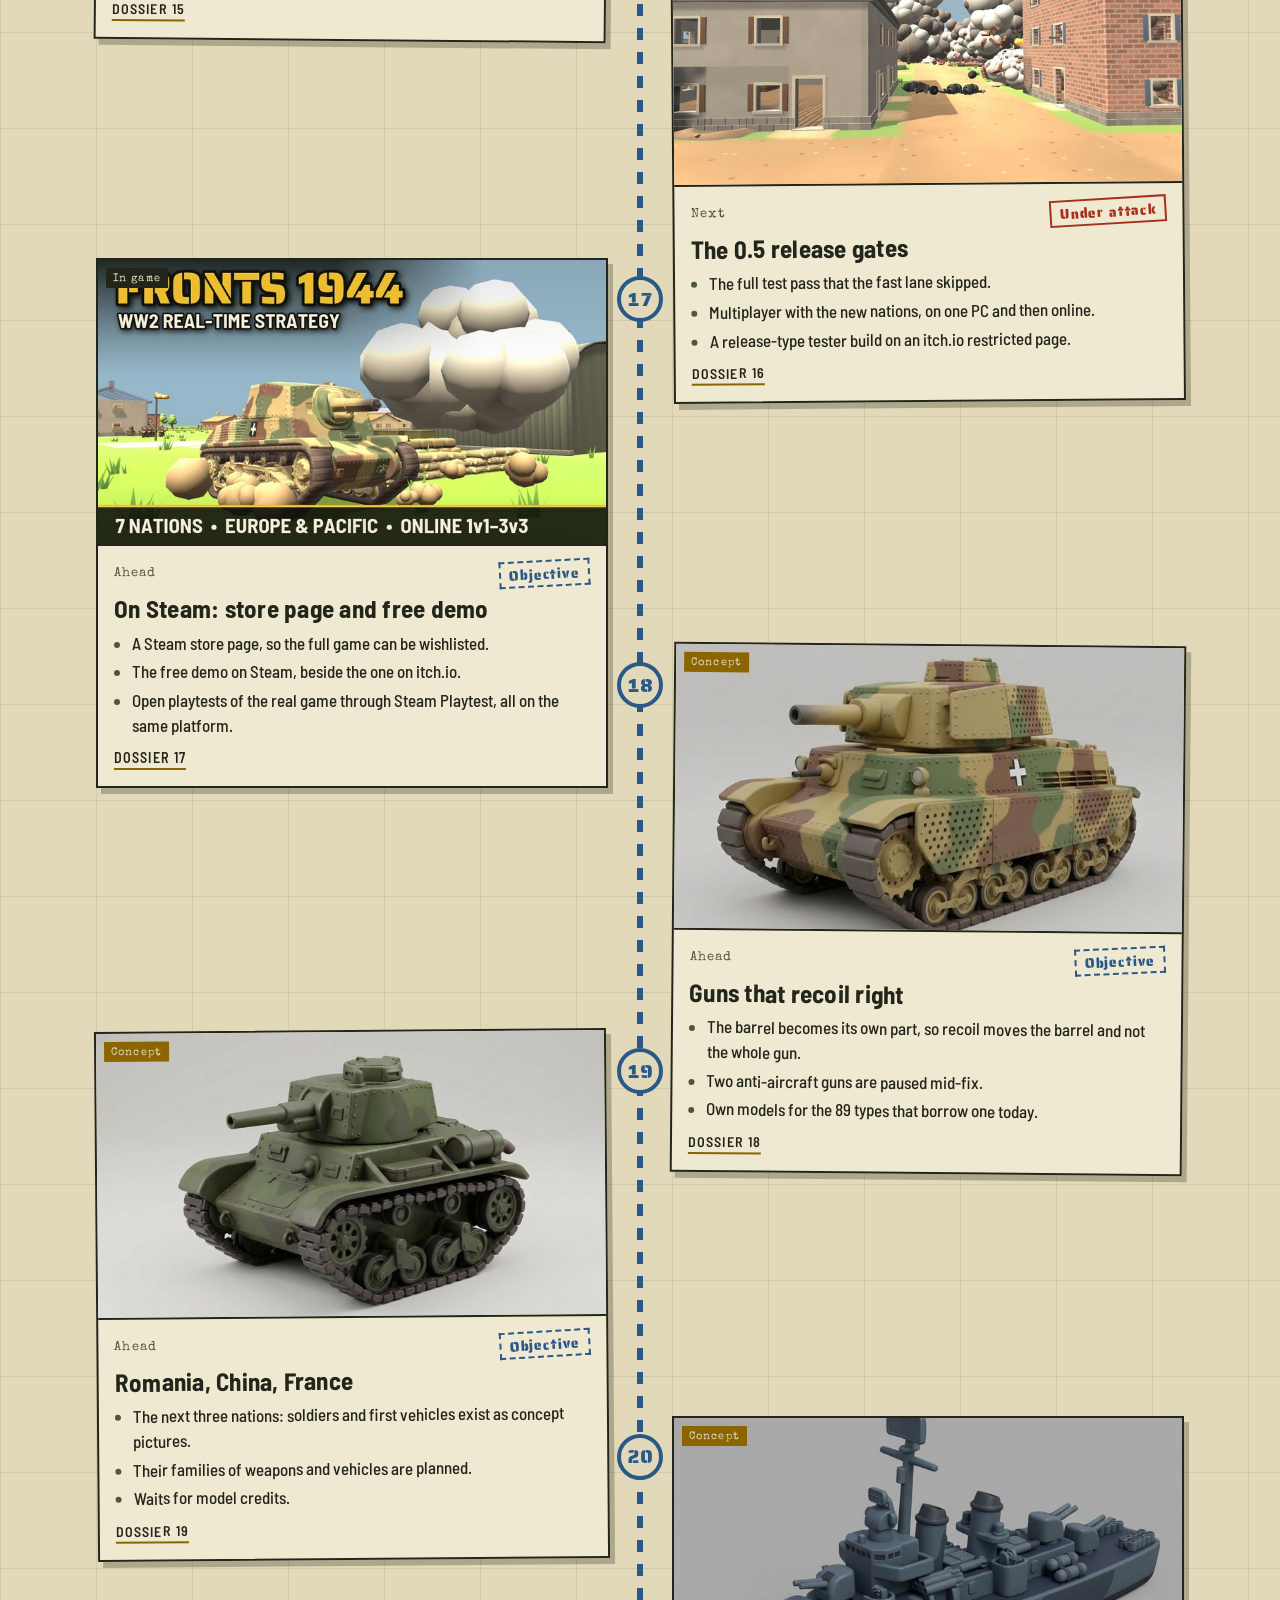
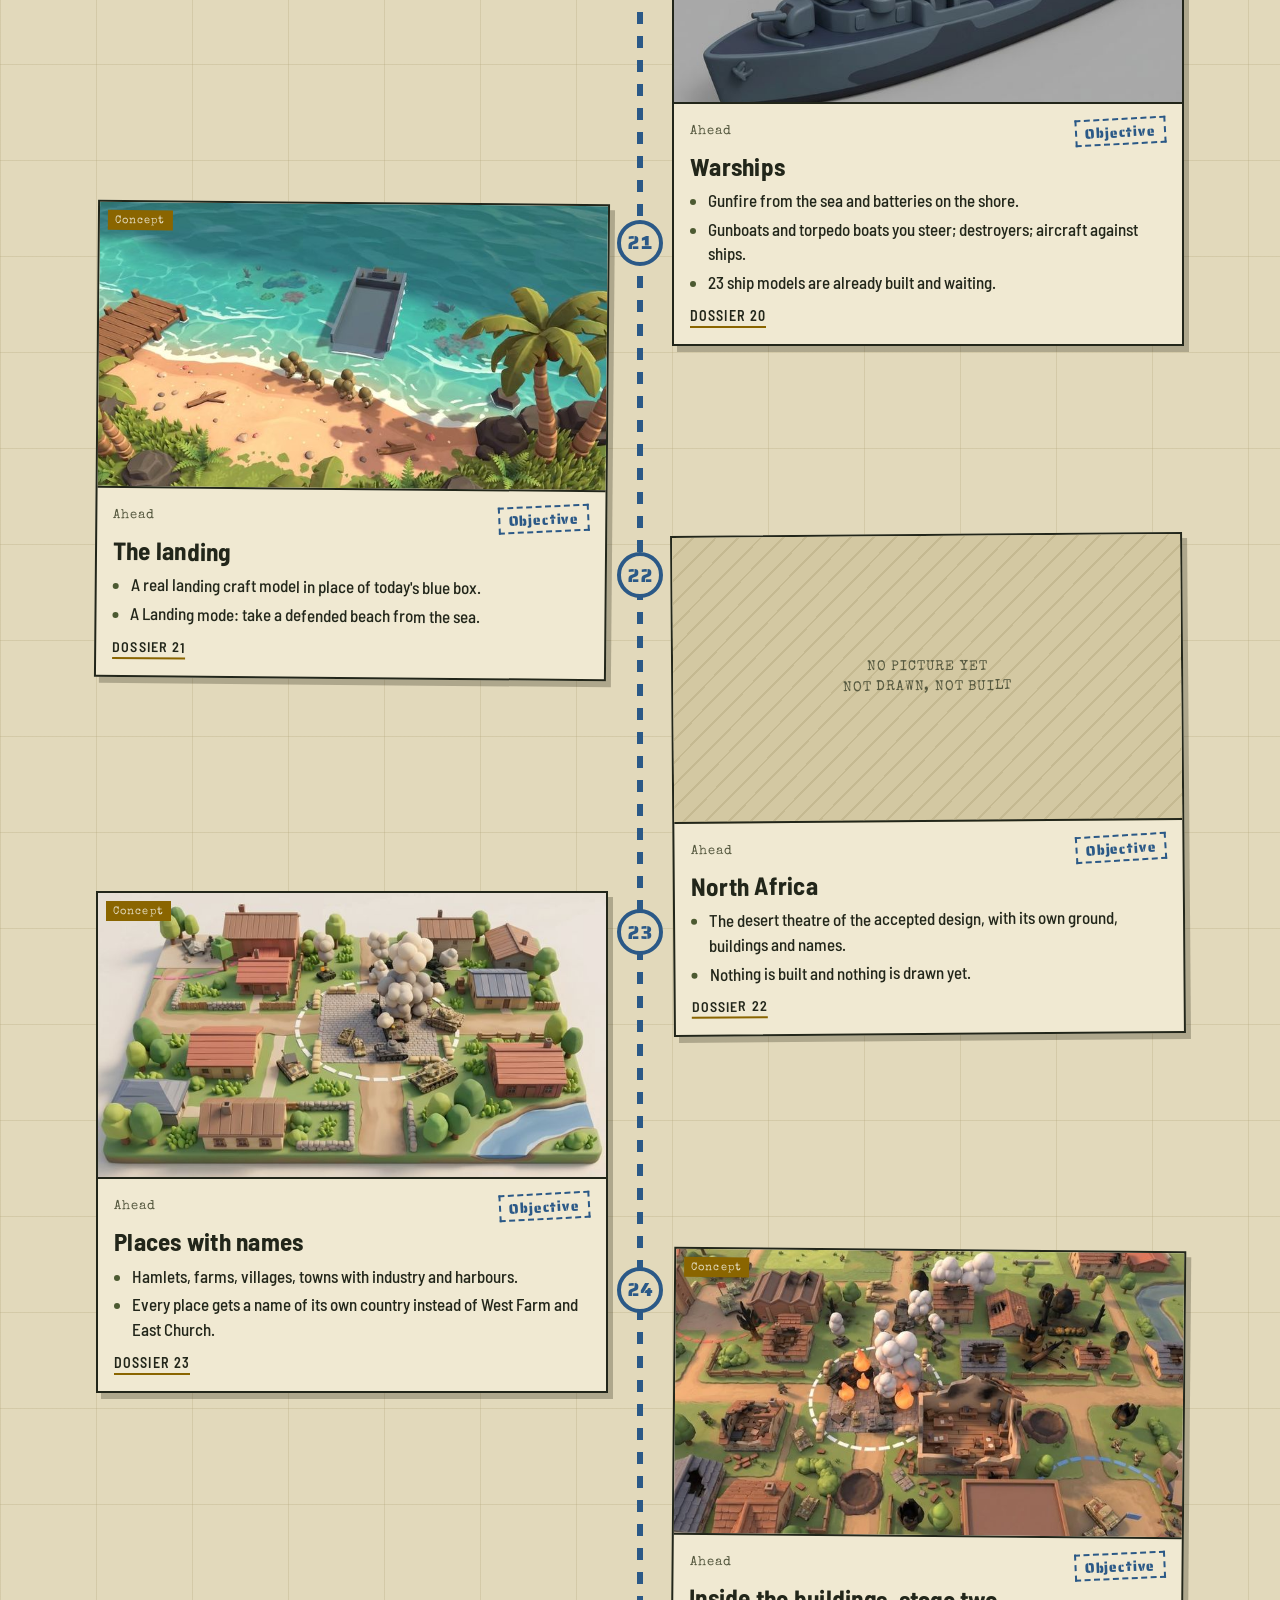
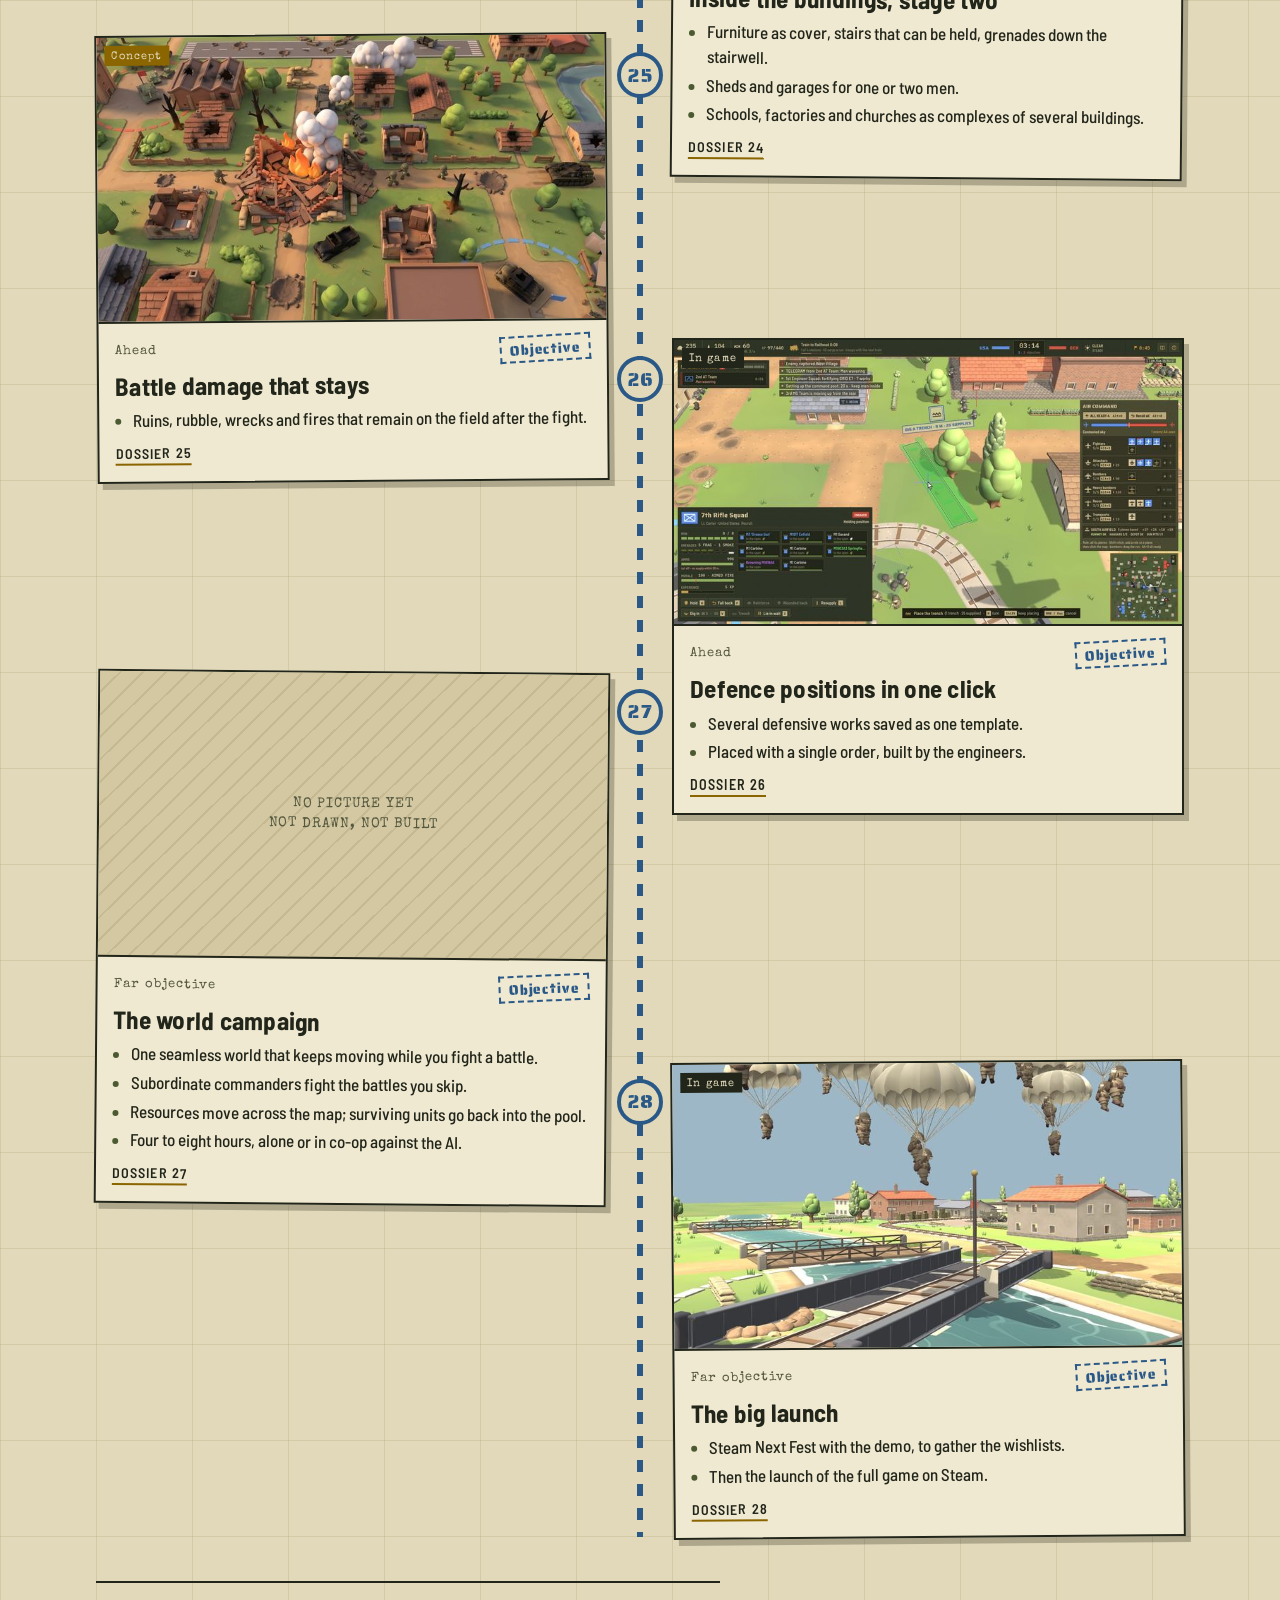
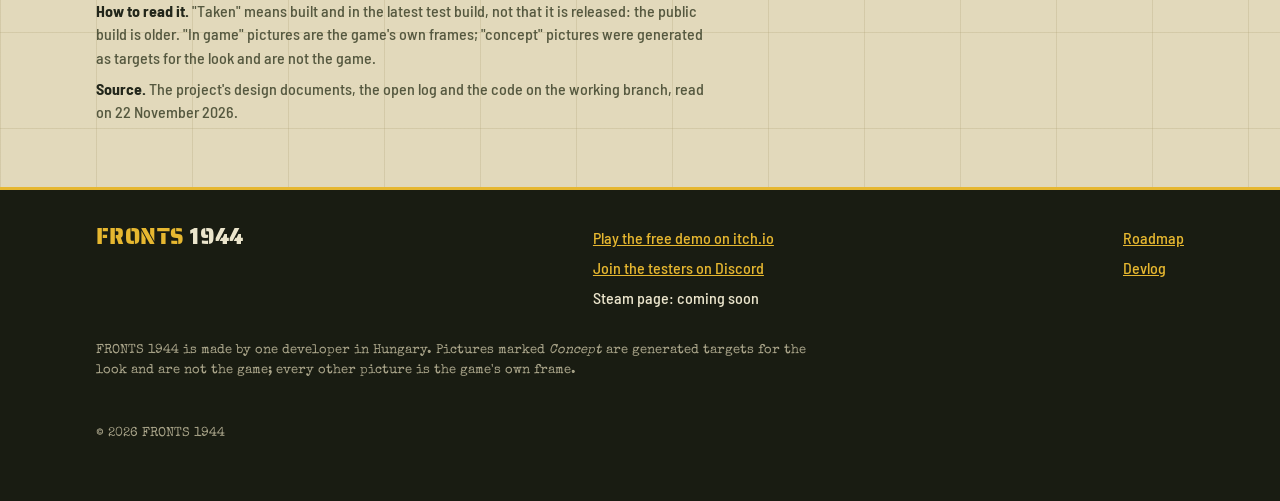
<file: roadmap/index.html>
<!doctype html>
<html lang="en">
<head>
<meta charset="utf-8">
<meta name="viewport" content="width=device-width, initial-scale=1, viewport-fit=cover">
<title>Roadmap – FRONTS 1944</title>
<meta name="description" content="The FRONTS 1944 roadmap: every step of the game&#x27;s development, taken or planned, on one operations map.">
<link rel="canonical" href="https://fronts1944.com/roadmap/">
<meta property="og:title" content="Roadmap – FRONTS 1944">
<meta property="og:description" content="The FRONTS 1944 roadmap: every step of the game&#x27;s development, taken or planned, on one operations map.">
<meta property="og:image" content="https://fronts1944.com/assets/img/social-card.jpg">
<meta name="twitter:card" content="summary_large_image">
<link rel="icon" href="../assets/icon-32.png" sizes="32x32">
<link rel="apple-touch-icon" href="../assets/icon-180.png">
<link rel="preconnect" href="https://fonts.googleapis.com">
<link rel="preconnect" href="https://fonts.gstatic.com" crossorigin>
<link rel="stylesheet" href="https://fonts.googleapis.com/css2?family=Barlow+Semi+Condensed:wght@400;500;600;700&family=Saira+Stencil+One&family=Special+Elite&display=swap">
<link rel="stylesheet" href="../assets/chrome.css">
<style>body{margin:0}img{max-width:100%}[hidden]{display:none!important}</style>
</head>
<body>
<a class="skip" href="#main">Skip to the content</a>
<header class="site-top">
  <div class="site-wrap">
    <a class="brand" href="../">FRONTS <span>1944</span></a>
    <nav class="nav" aria-label="Site">
      <a href="../#game" class="wide">The game</a>
      <a href="../roadmap/" aria-current="page">Roadmap</a>
      <a href="../devlog/">Devlog</a>
      <a href="https://discord.gg/7SDqVMBS3U">Discord</a>
      <a href="https://comeandgetsome.itch.io/fronts-1944" class="play">Play</a>
    </nav>
  </div>
</header>
<main id="main">
<meta name="claude:viewport-fit-sides" content="cover">
<style>
/* Layout: a map table. One advance route runs down the sheet; the objectives are pinned left and right of it in the order
   they were (or will be) taken, and today's front line is drawn across the route. */
:root {
  --paper: #e2d9bb;        /* the map sheet */
  --paper-deep: #d3c8a2;   /* bands and wells */
  --card: #f0e9d2;         /* a pinned photograph's mount */
  --ink: #22261a;
  --ink-soft: #55583f;
  --grid: #b9ad84;         /* map grid and hairlines */
  --olive: #4c5a31;
  --gold: #8a6500;         /* stencil titles */
  --own: #2b5987;          /* own forces: blue */
  --foe: #a5311d;          /* the enemy and the fight: red */
  --taken: #3d6a2e;        /* a taken objective */
  --shade: rgba(40, 36, 18, .28);
  --display: "Saira Stencil One", "Arial Black", Impact, sans-serif;
  --body: "Barlow Semi Condensed", "Arial Narrow", "Segoe UI", system-ui, sans-serif;
  --type: "Special Elite", "Courier New", ui-monospace, monospace;
}
@media (prefers-color-scheme: dark) {
  :root:not([data-theme="light"]) {
    --paper: #14170f; --paper-deep: #1c2015; --card: #252a1b; --ink: #ebe5cc; --ink-soft: #aba68b; --grid: #3c432f;
    --olive: #90a260; --gold: #e6b730; --own: #7aaddf; --foe: #e56a50; --taken: #8aba6d; --shade: rgba(0, 0, 0, .5);
    color-scheme: dark;
  }
}
:root[data-theme="dark"] {
  --paper: #14170f; --paper-deep: #1c2015; --card: #252a1b; --ink: #ebe5cc; --ink-soft: #aba68b; --grid: #3c432f;
  --olive: #90a260; --gold: #e6b730; --own: #7aaddf; --foe: #e56a50; --taken: #8aba6d; --shade: rgba(0, 0, 0, .5);
  color-scheme: dark;
}
* { box-sizing: border-box; }
body {
  background-color: var(--paper);
  background-image:
    linear-gradient(to right, color-mix(in srgb, var(--grid) 34%, transparent) 1px, transparent 1px),
    linear-gradient(to bottom, color-mix(in srgb, var(--grid) 34%, transparent) 1px, transparent 1px);
  background-size: 96px 96px;
  color: var(--ink);
  font: 500 17px/1.45 var(--body);
}
.wrap {
  max-width: 1120px; margin: 0 auto; padding-block: 28px 64px;
  padding-left: max(16px, env(safe-area-inset-left, 0px)); padding-right: max(16px, env(safe-area-inset-right, 0px));
}
.eyebrow { font: 400 13px/1.3 var(--type); letter-spacing: .08em; text-transform: uppercase; color: var(--ink-soft); }
h1 { font: 400 clamp(44px, 9vw, 92px)/.95 var(--display); color: var(--gold); margin: 6px 0 4px; letter-spacing: .01em; text-wrap: balance; }
.lede { max-width: 62ch; margin: 0; color: var(--ink-soft); font-size: 19px; }
.tally { display: flex; flex-wrap: wrap; gap: 10px 28px; margin: 22px 0 10px; align-items: baseline; }
.tally b { font: 400 34px/1 var(--display); margin-right: 8px; font-variant-numeric: tabular-nums; }
.tally span { font: 400 13px/1 var(--type); letter-spacing: .08em; text-transform: uppercase; }
.tally .t-done b { color: var(--taken); } .tally .t-now b { color: var(--foe); } .tally .t-ahead b { color: var(--own); }
.bar { display: flex; height: 12px; border: 2px solid var(--ink); background: var(--paper-deep); }
.bar i { display: block; height: 100%; }
.bar .b-done { background: var(--taken); } .bar .b-now { background: var(--foe); }
.bar .b-ahead { background: repeating-linear-gradient(135deg, var(--own) 0 6px, transparent 6px 12px); }
.tools { display: flex; flex-wrap: wrap; gap: 8px; align-items: center; margin: 22px 0 6px; }
.chip {
  font: 600 15px/1 var(--body); letter-spacing: .06em; text-transform: uppercase; color: var(--ink);
  background: transparent; border: 2px solid var(--ink); padding: 9px 14px; cursor: pointer;
}
.chip[aria-pressed="true"] { background: var(--ink); color: var(--paper); }
.chip:focus-visible, .open:focus-visible, .x:focus-visible { outline: 3px solid var(--gold); outline-offset: 2px; }
.hint { font: 400 13px/1.4 var(--type); color: var(--ink-soft); margin: 10px 0 0; }

/* the route and its objectives */
.tl { position: relative; margin-top: 30px; display: grid; gap: 26px; }
.tl::before {            /* the advance route: solid where taken (set from script), dashed ahead */
  content: ""; position: absolute; top: 0; bottom: 0; left: 50%; width: 6px; margin-left: -3px;
  background: linear-gradient(to bottom, var(--own) 0 var(--reach, 50%), transparent var(--reach, 50%)),
              repeating-linear-gradient(to bottom, var(--own) 0 12px, transparent 12px 24px);
}
.step { display: grid; grid-template-columns: 1fr 64px 1fr; align-items: start; position: relative; }
.step .card { grid-column: 1; }
.step:nth-of-type(even) .card { grid-column: 3; }
.step .pin { grid-column: 2; grid-row: 1; justify-self: center; margin-top: 18px; }
.step[hidden] { display: none; }
.pin {
  width: 46px; height: 46px; border-radius: 50%; display: grid; place-items: center; position: relative; z-index: 1;
  font: 400 19px/1 var(--display); background: var(--paper); border: 4px solid var(--own); color: var(--own);
  font-variant-numeric: tabular-nums;
}
.s-done .pin { background: var(--taken); border-color: var(--taken); color: var(--paper); }
.s-now .pin { background: var(--foe); border-color: var(--foe); color: var(--paper); }
.s-now .pin::after { content: ""; position: absolute; inset: -9px; border-radius: 50%; border: 2px solid var(--foe); animation: ping 1.8s ease-out infinite; }
.card {
  background: var(--card); border: 2px solid var(--ink); box-shadow: 5px 6px 0 var(--shade); min-width: 0;
  transform: rotate(var(--tilt, 0deg)); transition: transform .25s ease, box-shadow .25s ease;
}
.step:nth-of-type(3n) .card { --tilt: .5deg; } .step:nth-of-type(3n+1) .card { --tilt: -.45deg; }
.shot { position: relative; overflow: hidden; aspect-ratio: 16 / 9; background: var(--paper-deep); border-bottom: 2px solid var(--ink); }
.shot img { display: block; width: 100%; height: 100%; object-fit: cover; transform-origin: 50% 60%; }
.shot .none {
  position: absolute; inset: 0; display: grid; place-items: center; text-align: center; padding: 12px;
  font: 400 14px/1.4 var(--type); letter-spacing: .06em; text-transform: uppercase; color: var(--ink-soft);
  background: repeating-linear-gradient(135deg, transparent 0 14px, color-mix(in srgb, var(--grid) 55%, transparent) 14px 16px);
}
.kind { position: absolute; left: 8px; top: 8px; font: 400 11px/1 var(--type); letter-spacing: .1em; padding: 5px 7px 4px; background: var(--ink); color: var(--paper); }
.kind.concept { background: var(--gold); color: var(--paper); }
.txt { padding: 14px 16px 16px; display: grid; gap: 8px; }
.row { display: flex; flex-wrap: wrap; gap: 6px 12px; align-items: center; justify-content: space-between; }
.when { font: 400 13px/1 var(--type); letter-spacing: .08em; color: var(--ink-soft); }
.stamp { font: 400 14px/1 var(--display); letter-spacing: .06em; padding: 5px 8px 4px; border: 2px solid currentColor; transform: rotate(-3deg); }
.s-done .stamp { color: var(--taken); } .s-now .stamp { color: var(--foe); } .s-ahead .stamp { color: var(--own); border-style: dashed; }
h3 { font: 700 25px/1.1 var(--body); margin: 0; text-wrap: balance; letter-spacing: .01em; }
.card ul { margin: 0; padding-left: 18px; display: grid; gap: 4px; color: var(--ink); }
.card li::marker { color: var(--olive); }
.open {
  justify-self: start; font: 600 14px/1 var(--body); letter-spacing: .08em; text-transform: uppercase; color: var(--ink);
  background: transparent; border: 0; border-bottom: 2px solid var(--gold); padding: 6px 0 3px; cursor: pointer;
}
/* an objective under fire */
.step.live .card { transform: rotate(calc(var(--tilt, 0deg) * -2)) translateY(-5px); box-shadow: 9px 12px 0 var(--shade); animation: rumble .32s linear infinite; }
.step.live .shot img { animation: pan 5s ease-in-out infinite alternate; }
.step.live .pin { animation: hop .5s ease-in-out infinite alternate; }
.step.hit .card { animation: jolt .22s ease-out; }
@keyframes rumble { 0%, 100% { translate: 0 0; } 25% { translate: .8px -.6px; } 50% { translate: -.7px .5px; } 75% { translate: .5px .7px; } }
@keyframes jolt { 0% { translate: 0 0; } 30% { translate: -4px 3px; } 60% { translate: 3px -2px; } 100% { translate: 0 0; } }
@keyframes pan { from { transform: scale(1.04) translate(0, 0); } to { transform: scale(1.16) translate(-2.5%, -2%); } }
@keyframes hop { from { translate: 0 0; } to { translate: 0 -5px; } }
@keyframes ping { from { transform: scale(.7); opacity: .9; } to { transform: scale(1.5); opacity: 0; } }
/* today's front line */
.front { grid-column: 1 / -1; position: relative; text-align: center; padding: 22px 0; z-index: 1; }
.front::before {
  content: ""; position: absolute; left: 0; right: 0; top: 50%; height: 14px; margin-top: -7px;
  background:
    linear-gradient(135deg, var(--foe) 25%, transparent 25%) 0 0 / 20px 14px,
    linear-gradient(225deg, var(--foe) 25%, transparent 25%) 0 0 / 20px 14px,
    linear-gradient(to bottom, transparent 5px, var(--foe) 5px 9px, transparent 9px);
}
.front span { position: relative; display: inline-block; background: var(--paper); border: 2px solid var(--foe); color: var(--foe); padding: 8px 14px 6px; font: 400 17px/1 var(--display); letter-spacing: .08em; }
/* the scout that drives to the objective you point at */
.scout { position: absolute; left: 50%; top: 0; width: 34px; height: 46px; margin-left: -17px; z-index: 2; transition: top .7s cubic-bezier(.4, .1, .2, 1); pointer-events: none; }
.scout svg { display: block; width: 100%; height: 100%; }
.scout.rolling svg { animation: rumble .2s linear infinite; }
.foot { margin-top: 44px; padding-top: 16px; border-top: 2px solid var(--ink); display: grid; gap: 8px; color: var(--ink-soft); font-size: 16px; max-width: 78ch; }
.foot b { color: var(--ink); }
#fx { position: fixed; inset: 0; width: 100%; height: 100%; pointer-events: none; z-index: 30; }
/* the dossier */
dialog { border: 3px solid var(--ink); background: var(--card); color: var(--ink); padding: 0; width: min(880px, calc(100vw - 24px)); max-height: calc(100vh - 32px); box-shadow: 10px 12px 0 var(--shade); }
dialog::backdrop { background: rgba(10, 12, 6, .72); }
.dz { padding: 18px 20px 22px; display: grid; gap: 14px; }
.dz header { display: flex; gap: 12px; align-items: start; justify-content: space-between; }
.dz h2 { font: 400 clamp(26px, 5vw, 40px)/1 var(--display); color: var(--gold); margin: 6px 0 0; text-wrap: balance; }
.x { font: 700 15px/1 var(--body); letter-spacing: .08em; text-transform: uppercase; background: var(--ink); color: var(--paper); border: 0; padding: 10px 12px; cursor: pointer; }
.pics { display: grid; gap: 12px; grid-template-columns: repeat(auto-fit, minmax(240px, 1fr)); }
.pics figure { margin: 0; border: 2px solid var(--ink); background: var(--paper-deep); }
.pics img { display: block; width: 100%; height: auto; aspect-ratio: 16 / 9; object-fit: cover; }
.pics figcaption { font: 400 12px/1.35 var(--type); letter-spacing: .04em; padding: 7px 9px 6px; color: var(--ink-soft); }
.dz h4 { font: 400 13px/1 var(--type); letter-spacing: .1em; text-transform: uppercase; color: var(--ink-soft); margin: 4px 0 -6px; }
.dz ul { margin: 0; padding-left: 20px; display: grid; gap: 5px; }
@media (min-width: 761px) { .step + .step { margin-top: -170px; } }   /* left and right objectives interlock along the route */
@media (max-width: 760px) {
  .tl::before { left: 23px; }
  .step, .step:nth-of-type(even) { grid-template-columns: 46px 1fr; column-gap: 12px; }
  .step .card, .step:nth-of-type(even) .card { grid-column: 2; }
  .step .pin { grid-column: 1; }
  .scout { left: 23px; margin-left: -17px; top: 0; opacity: 0; }
  .card { --tilt: 0deg !important; }
  h3 { font-size: 22px; }
}
@media (prefers-reduced-motion: reduce) {
  .step.live .card, .step.live .shot img, .step.live .pin, .s-now .pin::after, .scout.rolling svg { animation: none; }
  .scout { transition: none; }
}
</style>

<div class="wrap">
  <div class="eyebrow">Operations map &middot; situation of 22 November 2026</div>
  <h1>FRONTS 1944</h1>
  <p class="lede">The campaign so far and the ground still ahead. Every objective is one step of the game's development, in the order it was taken or is planned.</p>

  <div class="tally" id="tally"></div>
  <div class="bar" id="bar" role="img" aria-label="Share of objectives taken, under attack and ahead"></div>

  <div class="tools" role="group" aria-label="Show objectives">
    <button class="chip" data-f="all" aria-pressed="true">All</button>
    <button class="chip" data-f="done" aria-pressed="false">Taken</button>
    <button class="chip" data-f="now" aria-pressed="false">Under attack</button>
    <button class="chip" data-f="ahead" aria-pressed="false">Ahead</button>
  </div>
  <p class="hint">Point at an objective to bring it under fire. Open its dossier for more pictures and what is still missing.</p>

  <div class="tl" id="tl">
    <div class="scout" id="scout" aria-hidden="true">
      <svg viewBox="0 0 34 46"><rect x="2" y="3" width="7" height="40" rx="2" fill="var(--ink)"/><rect x="25" y="3" width="7" height="40" rx="2" fill="var(--ink)"/><rect x="7" y="7" width="20" height="33" rx="3" fill="var(--olive)" stroke="var(--ink)" stroke-width="2"/><circle cx="17" cy="25" r="7.5" fill="var(--olive)" stroke="var(--ink)" stroke-width="2"/><rect x="15.4" y="25" width="3.2" height="20" fill="var(--ink)"/></svg>
    </div>
  </div>

  <div class="foot">
    <div><b>How to read it.</b> "Taken" means built and in the latest test build, not that it is released: the public build is older. "In game" pictures are the game's own frames; "concept" pictures were generated as targets for the look and are not the game.</div>
    <div><b>Source.</b> The project's design documents, the open log and the code on the working branch, read on 22 November 2026.</div>
  </div>
</div>

<canvas id="fx" aria-hidden="true"></canvas>
<dialog id="dossier" aria-labelledby="dz-title"><div class="dz" id="dz"></div></dialog>

<script>
/* ---------------------------------------------------------------- the objectives, in order */
const G = "game", C = "concept";
const STEPS = [
  { s: "done", when: "September 2026", title: "First shots", fx: "guns",
    imgs: [["cubes_tank_trench", G, "The cube look of the first weeks. It is still in the game as a setting."], ["cubes_village", G, "Shermans and infantry attack a village, version 0.3."]],
    lines: ["A prototype built in a day: squads, capture points, trenches, an AI opponent.", "Soldiers and tanks are cubes, and the battle already reads at a glance."] },
  { s: "done", when: "September 2026", title: "The 1944 arsenal", fx: "guns",
    imgs: [["codex", G, "The arsenal codex over the battle."], ["telegram", G, "A squad reports by telegram: objective taken."]],
    lines: ["Historic weapons, vehicles, guns and aircraft, each with its rarity.", "Experience, wounded men, repairs.", "Orders go out as missions and the squads answer by telegram."] },
  { s: "done", when: "14 September 2026", title: "Rails, rivers and engineers", fx: "train",
    imgs: [["train", G, "A supply train runs past a town fight."], ["build_ghost", G, "An engineer squad places a trench."]],
    lines: ["Supply trains run to the front and stations matter.", "Rivers with bridges that can be blown and repaired.", "Engineers build nests and trenches; aircraft need hangars."] },
  { s: "done", when: "September 2026", title: "The field-HQ interface", fx: "flare",
    imgs: [["hud_attack", G, "Three squads, the orders card and an attack stamp on a house."], ["unit_card", G, "The unit card of an armoured car."]],
    lines: ["The whole screen rebuilt as a 1944 headquarters: unit cards, dispatches, a minimap.", "Orders are stamps you put on the map."] },
  { s: "done", when: "19 September 2026", title: "Weather, heavy bombers, paratroopers", fx: "storm",
    imgs: [["lightning", G, "A thunderstorm over a dug-in line."], ["carpet_order", G, "A carpet raid drawn along a street."], ["carpet_street", G, "The carpet comes down the street."]],
    lines: ["Storms ground the planes; snow, rain and night change the fight.", "Heavy bombers fly a strip you draw on the map.", "Transports drop a squad of paratroopers where you aim."] },
  { s: "done", when: "19 to 27 September 2026", title: "Team battles, online", fx: "guns",
    imgs: [["front_3v3", G, "A 3v3 front seen from above."]],
    lines: ["2v2 and 3v3 over LAN and Radmin, played for a whole evening on 19 September.", "Its own lobby and relay server on the internet since 25 September.", "Lobby map, chat, and a battle report for every player."],
    more: ["Not tried yet: multiplayer with the three newest nations."] },
  { s: "done", when: "20 to 22 September 2026", title: "House to house", fx: "fire",
    imgs: [["house_open", G, "A held house with its roof open: the garrison inside."], ["house_bunker", G, "A house fortified level by level."], ["flamethrower", G, "A flamethrower team storms a house, version 0.3."]],
    lines: ["Roofs open where you need to look in. Doors, grenades, smoke.", "Rooms and doorways inside buildings: the first stage of indoor fighting.", "Engineers fortify a house up to a bunker."] },
  { s: "done", when: "2 October 2026", title: "0.5: campaign, Hold the Line, supply", fx: "guns",
    imgs: [["hq", G, "The headquarters and its production."], ["report", G, "The after-action report."]],
    lines: ["A tutorial campaign that teaches the mechanics lesson by lesson.", "Hold the Line: defend against waves.", "Ammunition, heavy anti-aircraft guns, small and large buildings, medals and a service record."] },
  { s: "done", when: "15 October 2026", title: "0.4 packed for release", fx: "flare",
    imgs: [["snow", G, "A winter front: a bomb on the river crossing."]],
    lines: ["A Windows build and a browser demo, checked and packed with their notes.", "Not uploaded: the decision was to make the next public release a bigger one."] },
  { s: "done", when: "October to November 2026", title: "From cubes to models", fx: "tanks",
    imgs: [["sherman_river", G, "A Sherman crosses a river."], ["chiha", G, "A Type 97 Chi-Ha in a village."]],
    lines: ["Soldiers, tanks, guns and aircraft as 3D models: 210 in the game.", "Turrets turn, guns traverse, propellers spin.", "The cube look stays as a setting."],
    more: ["Recoil still slides the whole gun on most models."] },
  { s: "done", when: "October to November 2026", title: "Coasts and the first landings", fx: "naval",
    imgs: [["navy_board", G, "A Pacific island with the Navy board open."]],
    lines: ["Maps can end in the sea: beaches, piers, reefs, deep water.", "Swimming tanks and landing craft, ordered from a Navy board."],
    more: ["The landing craft is still a plain blue box without a model."] },
  { s: "done", when: "21 November 2026", title: "The Pacific", fx: "naval",
    imgs: [["lagoon", G, "A lagoon and its causeway, in the game."], ["c_lagoon", C, "The concept picture the water and the causeway were built toward."], ["cave", G, "A cave strongpoint."]],
    lines: ["Islands with lagoons, jungle, swamps, ridges and caves; cane railways and coral airstrips.", "Palms, jungle trees and cave mouths modelled from concept pictures; painted water.", "Built in the fast lane in two days."],
    more: ["The long checks were skipped and are listed in the open log.", "An open cave shows a flat dark floor."] },
  { s: "done", when: "21 November 2026", title: "Japan, Italy, Hungary", fx: "tanks",
    imgs: [["zrinyi", G, "A Hungarian Zrinyi II fires its 105 mm."], ["setup", G, "Seven nations on the battle setup page."], ["c_turan", C, "Concept picture of the Turan II, the target for its model."]],
    lines: ["Three more playable nations: seven in all.", "Arsenals of 86, 80 and 72 entries, each with its own soldiers and AI.", "68 new models."],
    more: ["89 unit types still borrow a neighbour's model.", "Only one automated battle per nation was run for balance."] },
  { s: "done", when: "22 November 2026", title: "Paratroopers under real canopies", fx: "paras",
    imgs: [["paratroopers", G, "Japanese paratroopers come down on a river town."], ["thumb", G, "The thumbnail of the features teaser."]],
    lines: ["The last cubes in the sky are gone: soldier figures hang under panelled canopies.", "Two teasers, 24 new screenshots and test copy 8."],
    more: ["The fallen canopy is a flat disc.", "Nobody has played test copy 8 by hand yet."] },
  { s: "now", when: "In progress", title: "Playtest headquarters", fx: "flare",
    imgs: [["discord_icon", G, "The icon of the testers' Discord server."]],
    lines: ["A Discord server for testers: bug-report forums, announcements, find-a-game.", "The kit is ready and tested on this PC.", "Waiting for three steps only the commander can do: the server, its bot, the invite."] },
  { s: "now", when: "Next", title: "The 0.5 release gates", fx: "bombs",
    imgs: [["carpet_street", G, "The long checks before a release are a bombardment of their own."]],
    lines: ["The full test pass that the fast lane skipped.", "Multiplayer with the new nations, on one PC and then online.", "A release-type tester build on an itch.io restricted page."],
    more: ["Then merge the Pacific line into the 0.5 line."] },
  { s: "ahead", when: "Ahead", title: "On Steam: store page and free demo", fx: "flare",
    imgs: [["thumb", G, "The features teaser's thumbnail: the start of a store page."]],
    lines: ["A Steam store page, so the full game can be wishlisted.", "The free demo on Steam, beside the one on itch.io.", "Open playtests of the real game through Steam Playtest, all on the same platform."] },
  { s: "ahead", when: "Ahead", title: "Guns that recoil right", fx: "tanks",
    imgs: [["c_turan", C, "Concept picture: a barrel that should slide back on its own."]],
    lines: ["The barrel becomes its own part, so recoil moves the barrel and not the whole gun.", "Two anti-aircraft guns are paused mid-fix.", "Own models for the 89 types that borrow one today."] },
  { s: "ahead", when: "Ahead", title: "Romania, China, France", fx: "tanks",
    imgs: [["c_rom_r2", C, "Concept picture of the Romanian R-2 tank."]],
    lines: ["The next three nations: soldiers and first vehicles exist as concept pictures.", "Their families of weapons and vehicles are planned.", "Waits for model credits."] },
  { s: "ahead", when: "Ahead", title: "Warships", fx: "naval",
    imgs: [["c_destroyer", C, "Concept picture of a Fletcher-class destroyer."], ["c_torpedo_boat", C, "Concept picture of an S-boat."], ["c_monitor", C, "Concept picture of a Danube monitor."]],
    lines: ["Gunfire from the sea and batteries on the shore.", "Gunboats and torpedo boats you steer; destroyers; aircraft against ships.", "23 ship models are already built and waiting."],
    more: ["No submarines: decided on 31 October."] },
  { s: "ahead", when: "Ahead", title: "The landing", fx: "naval",
    imgs: [["c_landing", C, "Concept picture of a landing craft on a Pacific beach."]],
    lines: ["A real landing craft model in place of today's blue box.", "A Landing mode: take a defended beach from the sea."] },
  { s: "ahead", when: "Ahead", title: "North Africa", fx: "tanks", imgs: [],
    lines: ["The desert theatre of the accepted design, with its own ground, buildings and names.", "Nothing is built and nothing is drawn yet."] },
  { s: "ahead", when: "Ahead", title: "Places with names", fx: "guns",
    imgs: [["c_village_square", C, "Concept picture of a village square."]],
    lines: ["Hamlets, farms, villages, towns with industry and harbours.", "Every place gets a name of its own country instead of West Farm and East Church."] },
  { s: "ahead", when: "Ahead", title: "Inside the buildings, stage two", fx: "fire",
    imgs: [["c_interior", C, "Concept picture: a village under fire with houses torn open."], ["c_fire_house", C, "Concept picture: a burning house being stormed."]],
    lines: ["Furniture as cover, stairs that can be held, grenades down the stairwell.", "Sheds and garages for one or two men.", "Schools, factories and churches as complexes of several buildings."] },
  { s: "ahead", when: "Ahead", title: "Battle damage that stays", fx: "bombs",
    imgs: [["c_ruins", C, "Concept picture of a bombed village."]],
    lines: ["Ruins, rubble, wrecks and fires that remain on the field after the fight."] },
  { s: "ahead", when: "Ahead", title: "Defence positions in one click", fx: "guns",
    imgs: [["build_ghost", G, "Today every work is placed one at a time."]],
    lines: ["Several defensive works saved as one template.", "Placed with a single order, built by the engineers."] },
  { s: "ahead", when: "Far objective", title: "The world campaign", fx: "bombs", imgs: [],
    lines: ["One seamless world that keeps moving while you fight a battle.", "Subordinate commanders fight the battles you skip.", "Resources move across the map; surviving units go back into the pool.", "Four to eight hours, alone or in co-op against the AI."] },
  { s: "ahead", when: "Far objective", title: "The big launch", fx: "flare",
    imgs: [["paratroopers", G, "Paratroopers over a river town: the drop before the big day."]],
    lines: ["Steam Next Fest with the demo, to gather the wishlists.", "Then the launch of the full game on Steam."] },
];
const LABEL = { done: "Taken", now: "Under attack", ahead: "Objective" };
const KIND = { game: "In game", concept: "Concept" };

/* ---------------------------------------------------------------- the sheet */
const tl = document.getElementById("tl"), scout = document.getElementById("scout");
const pad = n => String(n).padStart(2, "0");
const esc = s => s.replace(/[&<>"]/g, c => ({ "&": "&amp;", "<": "&lt;", ">": "&gt;", '"': "&quot;" }[c]));
let frontDrawn = false;
STEPS.forEach((st, i) => {
  if (st.s !== "done" && !frontDrawn) {
    frontDrawn = true;
    const f = document.createElement("div");
    f.className = "front"; f.id = "front";
    f.innerHTML = "<span>The front line today</span>";
    tl.appendChild(f);
  }
  const el = document.createElement("article");
  el.className = "step s-" + st.s; el.dataset.s = st.s; el.dataset.i = i;
  const im = st.imgs[0];
  el.innerHTML =
    '<div class="card">' +
      '<div class="shot">' + (im
        ? '<img src="img/' + im[0] + '.jpg" width="720" height="405" loading="' + (i < 3 ? "eager" : "lazy") + '" alt="' + esc(im[2]) + '"><span class="kind ' + im[1] + '">' + KIND[im[1]] + "</span>"
        : '<div class="none">No picture yet<br>not drawn, not built</div>') + "</div>" +
      '<div class="txt"><div class="row"><span class="when">' + esc(st.when) + '</span><span class="stamp">' + LABEL[st.s] + "</span></div>" +
      "<h3>" + esc(st.title) + "</h3><ul>" + st.lines.map(l => "<li>" + esc(l) + "</li>").join("") + "</ul>" +
      '<button class="open" type="button" id="open-' + i + '">Dossier ' + pad(i + 1) + "</button></div>" +
    "</div>" +
    '<div class="pin" aria-hidden="true">' + pad(i + 1) + "</div>";
  tl.appendChild(el);
});
const steps = [...tl.querySelectorAll(".step")];

const n = { done: 0, now: 0, ahead: 0 };
STEPS.forEach(s => n[s.s]++);
document.getElementById("tally").innerHTML =
  '<div class="t-done"><b>' + n.done + "</b><span>objectives taken</span></div>" +
  '<div class="t-now"><b>' + n.now + "</b><span>under attack</span></div>" +
  '<div class="t-ahead"><b>' + n.ahead + "</b><span>ahead</span></div>";
document.getElementById("bar").innerHTML =
  '<i class="b-done" style="width:' + (100 * n.done / STEPS.length) + '%"></i><i class="b-now" style="width:' + (100 * n.now / STEPS.length) + '%"></i><i class="b-ahead" style="width:' + (100 * n.ahead / STEPS.length) + '%"></i>';

function layout() {           /* how far the solid route reaches, and where the scout waits */
  const front = document.getElementById("front");
  if (front && !front.hidden) tl.style.setProperty("--reach", (front.offsetTop + front.offsetHeight / 2) + "px");
  else tl.style.setProperty("--reach", steps.some(s => !s.hidden && s.dataset.s === "done") ? "100%" : "0px");
  if (!live) park();
}
function park() {
  const home = steps.find(s => !s.hidden && s.dataset.s === "now") || steps.find(s => !s.hidden);
  if (home) scout.style.top = (home.offsetTop - 40) + "px";
  scout.classList.remove("rolling");
}
document.querySelectorAll(".chip").forEach(b => b.addEventListener("click", () => {
  document.querySelectorAll(".chip").forEach(c => c.setAttribute("aria-pressed", c === b ? "true" : "false"));
  const f = b.dataset.f;
  steps.forEach(s => { s.hidden = !(f === "all" || s.dataset.s === f); });
  const front = document.getElementById("front");
  if (front) front.hidden = f !== "all";
  layout();
}));
addEventListener("resize", layout);
addEventListener("load", layout);

/* ---------------------------------------------------------------- the dossier */
const dlg = document.getElementById("dossier"), dz = document.getElementById("dz");
function openDossier(i) {
  const st = STEPS[i];
  disengage();
  dz.innerHTML =
    '<header><div><div class="eyebrow">Objective ' + pad(i + 1) + " &middot; " + LABEL[st.s] + " &middot; " + esc(st.when) + '</div><h2 id="dz-title">' + esc(st.title) + "</h2></div>" +
    '<button class="x" type="button" id="dz-close">Close</button></header>' +
    (st.imgs.length ? '<div class="pics">' + st.imgs.map(m => '<figure><img src="img/' + m[0] + '.jpg" width="720" height="405" alt=""><figcaption>' + KIND[m[1]].toUpperCase() + " &middot; " + esc(m[2]) + "</figcaption></figure>").join("") + "</div>" : "") +
    "<h4>" + (st.s === "done" ? "What was taken" : st.s === "now" ? "What is being done" : "What is planned") + "</h4><ul>" + st.lines.map(l => "<li>" + esc(l) + "</li>").join("") + "</ul>" +
    (st.more ? "<h4>Still open</h4><ul>" + st.more.map(l => "<li>" + esc(l) + "</li>").join("") + "</ul>" : "");
  document.getElementById("dz-close").addEventListener("click", () => dlg.close());
  if (dlg.showModal) dlg.showModal(); else dlg.setAttribute("open", "");
}
dlg.addEventListener("click", e => { if (e.target === dlg) dlg.close(); });
tl.addEventListener("click", e => { const b = e.target.closest(".open"); if (b) openDossier(+b.closest(".step").dataset.i); });

/* ---------------------------------------------------------------- fire */
const cv = document.getElementById("fx"), c = cv.getContext("2d");
const still = matchMedia("(prefers-reduced-motion: reduce)").matches;
let W = 0, H = 0, P = [], live = null, raf = 0, last = 0, timers = [], touchOff = 0;
const R = (a, b) => a + Math.random() * (b - a), pick = a => a[Math.random() * a.length | 0];
const SMOKE = ["#8d8a76", "#a6a28c", "#77755f", "#bdb8a0"], FIRE = ["#ffd24a", "#ff9a2e", "#f0641e", "#c93a16"], DUST = ["#b79a6a", "#a3875a", "#c9ad7d"], WATER = ["#e9f4f8", "#bfe0ee", "#8cc2dd"];
function size() { const d = Math.min(2, devicePixelRatio || 1); W = innerWidth; H = innerHeight; cv.width = W * d; cv.height = H * d; c.setTransform(d, 0, 0, d, 0, 0); }
size(); addEventListener("resize", size);
const later = (ms, f) => timers.push(setTimeout(f, ms));
const every = (ms, f) => { f(); timers.push(setInterval(f, ms)); };
function puff(x, y, o = {}) { P.push({ k: "puff", x, y, vx: o.vx ?? R(-14, 14), vy: o.vy ?? R(-34, -10), g: o.g ?? 0, r: o.r ?? R(6, 13), gr: o.gr ?? R(8, 18), t: 0, life: o.life ?? R(.9, 1.7), col: o.col || pick(SMOKE) }); }
function cloud(x, y, nn, o = {}) { for (let i = 0; i < nn; i++) puff(x + R(-o.w || -10, o.w || 10), y + R(-6, 6), o); }
function boom(x, y, s = 1) {
  P.push({ k: "flash", x, y, r: 30 * s, t: 0, life: .14 }, { k: "ring", x, y, r: 8 * s, t: 0, life: .4, s });
  for (let i = 0; i < 9; i++) puff(x + R(-8, 8) * s, y + R(-8, 8) * s, { col: pick(FIRE), r: R(7, 13) * s, gr: R(26, 46) * s, life: R(.3, .55), vx: R(-60, 60) * s, vy: R(-80, 20) * s });
  for (let i = 0; i < 10; i++) P.push({ k: "bit", x, y, vx: R(-190, 190) * s, vy: R(-260, -60) * s, t: 0, life: R(.6, 1.1), a: R(0, 6), w: R(3, 7) * s });
  later(90, () => { for (let i = 0; i < 9; i++) puff(x + R(-14, 14) * s, y + R(-12, 4) * s, { r: R(9, 15) * s, gr: R(12, 22) * s, life: R(1.2, 2.2), vy: R(-46, -18) }); });
  if (live) { live.classList.remove("hit"); void live.offsetWidth; live.classList.add("hit"); later(240, () => live && live.classList.remove("hit")); }
}
function tracer(x, y, tx, ty, col) { P.push({ k: "tr", x, y, tx, ty, t: 0, life: 9, col: col || "#ffd34d" }); P.push({ k: "muz", x, y, a: Math.atan2(ty - y, tx - x), t: 0, life: .09 }); }
function burst(x, y, tx, ty, nn, col) { for (let i = 0; i < nn; i++) later(i * 70, () => tracer(x + R(-2, 2), y + R(-2, 2), tx + R(-18, 18), ty + R(-18, 18), col)); }
function bomb(x, y, ty, vx) { P.push({ k: "bomb", x, y, ty, vx: vx || 0, vy: 120, t: 0, life: 9 }); }
function plane(y, dir, drop) { P.push({ k: "plane", x: dir > 0 ? -90 : W + 90, y, vx: dir * 430, dir, t: 0, life: 9, drop, next: 0 }); }
function chute(x, y, ty) { P.push({ k: "chute", x, y, ty, ph: R(0, 6), t: 0, life: 30 }); }
function bolt(x, y0, y1) { const pts = [[x, y0]]; let px = x; for (let y = y0; y < y1; y += R(18, 34)) { px += R(-22, 22); pts.push([px, y]); } P.push({ k: "bolt", pts, t: 0, life: .2 }, { k: "sky", t: 0, life: .16 }); }
function star(x, y, col) { for (let i = 0; i < 14; i++) { const a = i / 14 * 6.283; P.push({ k: "spark", x, y, vx: Math.cos(a) * R(60, 130), vy: Math.sin(a) * R(60, 130), t: 0, life: R(.7, 1.2), col }); } }

let lastEl = null;            /* a plane already in the air still needs its target after you look away */
const box = () => (live || lastEl).getBoundingClientRect();
const SCENES = {
  guns() { every(520, () => { const r = box(), l = Math.random() < .5; const y = R(r.top + 10, r.bottom - 10), ty = R(r.top, r.bottom);
      burst(l ? r.left - 46 : r.right + 46, y, l ? r.right + 30 : r.left - 30, ty, 4 + (Math.random() * 3 | 0), l ? "#ffd34d" : "#ff7a55");
      later(330, () => live && cloud(l ? r.right + 26 : r.left - 26, ty, 3, { col: pick(DUST), r: 5, life: .7 })); });
    every(1700, () => { const r = box(); boom(R(r.left, r.right), Math.random() < .5 ? r.top - 14 : r.bottom + 14, .6); }); },
  tanks() { every(1300, () => { const r = box(), l = Math.random() < .5, y = R(r.top + 30, r.bottom - 30), x0 = l ? r.left - 60 : r.right + 60, x1 = l ? r.right + 40 : r.left - 40;
      tracer(x0, y, x1, y + R(-30, 30), "#fff0b0"); cloud(x0, y, 6, { col: pick(SMOKE), r: 9, gr: 30, life: .9, vx: l ? -40 : 40, vy: -10 });
      later(230, () => live && boom(x1, y + R(-20, 20), 1)); });
    every(240, () => { const r = box(); puff(R(r.left, r.right), r.bottom + 8, { col: pick(DUST), r: R(5, 9), life: R(.6, 1.1), vy: R(-22, -6) }); }); },
  bombs() { every(2300, () => { const r = box(), d = Math.random() < .5 ? 1 : -1; plane(Math.max(34, r.top - R(90, 150)), d, { x0: r.left - 10, x1: r.right + 10, ty: () => R(box().top - 8, box().top + 26) }); });
    later(500, () => live && every(900, () => { const r = box(); puff(R(r.left, r.right), r.top, { r: R(8, 13), life: 2 }); })); },
  fire() { every(120, () => { const r = box(), x = R(r.left + 20, r.right - 20); puff(x, r.top + 6, { col: pick(FIRE), r: R(5, 10), gr: R(10, 20), life: R(.4, .8), vx: R(-10, 10), vy: R(-90, -50) }); if (Math.random() < .35) puff(x, r.top - 20, { r: R(8, 13), life: R(1.4, 2.4), vy: R(-50, -26) }); });
    every(1500, () => { const r = box(); burst(r.left - 40, R(r.top, r.bottom), r.left + 30, R(r.top, r.bottom), 4); later(600, () => live && boom(R(r.left, r.right), r.bottom + 10, .5)); }); },
  naval() { every(700, () => { const r = box(), x = R(r.left - 30, r.right + 30); for (let i = 0; i < 7; i++) puff(x + R(-8, 8), r.bottom + 12, { col: pick(WATER), r: R(4, 8), gr: 10, life: R(.6, 1), vx: R(-26, 26), vy: R(-210, -110), g: 420 }); });
    every(1900, () => { const r = box(), l = Math.random() < .5, x0 = l ? -30 : W + 30, y0 = R(r.top, r.bottom); tracer(x0, y0, l ? r.left - 10 : r.right + 10, R(r.top + 20, r.bottom - 20), "#fff0b0"); later(Math.abs((l ? r.left : r.right) - x0) / 1.1, () => live && boom(l ? box().left - 10 : box().right + 10, R(box().top + 20, box().bottom - 20), .9)); }); },
  paras() { every(620, () => { const r = box(); chute(R(r.left + 20, r.right - 20), Math.max(-20, r.top - R(200, 300)), r.top + R(-6, 40)); });
    every(900, () => { const r = box(), x = R(r.left - 40, r.right + 40), y = Math.max(20, r.top - R(60, 220)); P.push({ k: "flash", x, y, r: 12, t: 0, life: .08 }); cloud(x, y, 5, { col: "#4a4a40", r: 6, gr: 12, life: 1.3, vy: -4, vx: 0 }); });
    every(1400, () => { const r = box(); burst(R(r.left, r.right), r.bottom + 30, R(r.left, r.right), r.top - 160, 5, "#ffd34d"); }); },
  storm() { every(1500, () => { const r = box(); bolt(R(r.left, r.right), 0, r.top + R(0, 40)); later(120, () => live && boom(R(box().left, box().right), box().top, .4)); });
    every(40, () => { const r = box(); for (let i = 0; i < 3; i++) P.push({ k: "rain", x: R(r.left - 60, r.right + 80), y: r.top - R(40, 260), t: 0, life: .7 }); }); },
  train() { every(260, () => { const r = box(), u = (performance.now() / 2600) % 1, x = r.left - 40 + u * (r.width + 80); puff(x, r.bottom + 10, { col: "#e9e4d2", r: R(6, 10), gr: 16, life: 1.5, vx: -30, vy: -40 }); puff(x + 10, r.bottom + 16, { col: pick(DUST), r: 4, life: .5, vy: -6 }); });
    every(2100, () => { const r = box(); burst(r.right + 50, r.top + 20, r.left + 40, r.bottom + 10, 5, "#ff7a55"); }); },
  flare() { every(800, () => { const r = box(), x = R(r.left, r.right), col = pick(["#7be07b", "#ff6a5a", "#ffe07a"]); P.push({ k: "rocket", x, y: r.bottom + 10, ty: Math.max(30, r.top - R(40, 160)), col, t: 0, life: 9 }); }); },
};
function engage(el) {
  if (still || live === el) return;
  disengage();
  live = el; el.classList.add("live");
  lastEl = el;
  scout.style.top = (el.offsetTop - 40) + "px"; scout.classList.add("rolling"); later(720, () => scout.classList.remove("rolling"));
  (SCENES[STEPS[+el.dataset.i].fx] || SCENES.guns)();
  if (!raf) { last = performance.now(); raf = requestAnimationFrame(tick); }
}
function disengage() {
  timers.forEach(t => { clearTimeout(t); clearInterval(t); }); timers = [];
  if (live) { live.classList.remove("live", "hit"); live = null; park(); }
}
steps.forEach(el => {
  el.querySelector(".card").addEventListener("pointerenter", e => { if (e.pointerType !== "touch") engage(el); });
  el.querySelector(".card").addEventListener("pointerleave", e => { if (e.pointerType !== "touch") disengage(); });
  el.querySelector(".card").addEventListener("pointerdown", e => { if (e.pointerType === "touch") { engage(el); clearTimeout(touchOff); touchOff = setTimeout(disengage, 4500); } });
  el.querySelector(".open").addEventListener("focus", e => { if (e.target.matches(":focus-visible")) engage(el); });
  el.querySelector(".open").addEventListener("blur", disengage);
});
dlg.addEventListener("close", disengage);
document.addEventListener("visibilitychange", () => { if (document.hidden) disengage(); });

function blob(x, y, r, col, a) {           /* a flat-shaded ball with a lit side, like the game's smoke */
  c.globalAlpha = a; c.fillStyle = col; c.beginPath(); c.arc(x, y, r, 0, 6.283); c.fill();
  c.globalAlpha = a * .35; c.fillStyle = "#fff"; c.beginPath(); c.arc(x - r * .28, y - r * .3, r * .55, 0, 6.283); c.fill();
}
function tick(now) {
  const dt = Math.min(.05, (now - last) / 1000); last = now;
  c.clearRect(0, 0, W, H);
  if (P.length > 520) P.splice(0, P.length - 520);
  for (let i = P.length - 1; i >= 0; i--) {
    const p = P[i]; p.t += dt; const u = p.t / p.life;
    if (u >= 1) { P.splice(i, 1); continue; }
    switch (p.k) {
      case "puff": p.vy += p.g * dt; p.x += p.vx * dt; p.y += p.vy * dt; p.r += p.gr * dt; blob(p.x, p.y, p.r, p.col, Math.min(1, (1 - u) * 1.6) * .92); break;
      case "flash": c.globalAlpha = 1 - u; c.fillStyle = "#fff6c8"; c.beginPath(); c.arc(p.x, p.y, p.r * (.6 + u), 0, 6.283); c.fill(); break;
      case "ring": c.globalAlpha = (1 - u) * .7; c.strokeStyle = "#fff6c8"; c.lineWidth = 3; c.beginPath(); c.arc(p.x, p.y, p.r + u * 60 * p.s, 0, 6.283); c.stroke(); break;
      case "bit": p.vy += 620 * dt; p.x += p.vx * dt; p.y += p.vy * dt; p.a += 9 * dt; c.globalAlpha = 1 - u * u; c.fillStyle = "#2a2a20"; c.save(); c.translate(p.x, p.y); c.rotate(p.a); c.fillRect(-p.w / 2, -p.w / 2, p.w, p.w); c.restore(); break;
      case "tr": { const dx = p.tx - p.x, dy = p.ty - p.y, d = Math.hypot(dx, dy), stepLen = 1150 * dt;
        if (d <= stepLen) { P.splice(i, 1); P.push({ k: "flash", x: p.tx, y: p.ty, r: 7, t: 0, life: .07 }); if (Math.random() < .5) puff(p.tx, p.ty, { col: pick(DUST), r: 3, gr: 10, life: .5 }); break; }
        const ux = dx / d, uy = dy / d; p.x += ux * stepLen; p.y += uy * stepLen;
        c.globalAlpha = 1; c.strokeStyle = p.col; c.lineWidth = 2.6; c.lineCap = "round"; c.beginPath(); c.moveTo(p.x - ux * 30, p.y - uy * 30); c.lineTo(p.x, p.y); c.stroke();
        c.strokeStyle = "#fff"; c.lineWidth = 1; c.beginPath(); c.moveTo(p.x - ux * 12, p.y - uy * 12); c.lineTo(p.x, p.y); c.stroke(); break; }
      case "muz": c.globalAlpha = 1 - u; c.fillStyle = "#ffe9a0"; c.save(); c.translate(p.x, p.y); c.rotate(p.a); c.beginPath(); c.moveTo(0, -5); c.lineTo(26, 0); c.lineTo(0, 5); c.lineTo(-5, 0); c.fill(); c.restore(); break;
      case "bomb": p.vy += 520 * dt; p.x += p.vx * dt; p.y += p.vy * dt;
        if (p.y >= p.ty) { P.splice(i, 1); boom(p.x, p.ty, 1); break; }
        c.globalAlpha = 1; c.save(); c.translate(p.x, p.y); c.rotate(Math.atan2(p.vy, p.vx) - 1.5708); c.fillStyle = "#23261a"; c.beginPath(); c.ellipse(0, 0, 3.4, 8, 0, 0, 6.283); c.fill(); c.fillRect(-4, -11, 8, 4); c.restore(); break;
      case "plane": p.x += p.vx * dt;
        if (p.drop && p.x > p.drop.x0 && p.x < p.drop.x1 && p.t > p.next) { p.next = p.t + .13; bomb(p.x, p.y + 8, p.drop.ty(), p.vx * .06); }
        if (p.x < -120 || p.x > W + 120) { P.splice(i, 1); break; }
        c.globalAlpha = 1; c.save(); c.translate(p.x, p.y); c.scale(p.dir, 1); c.fillStyle = "#2c3324";
        c.beginPath(); c.ellipse(0, 0, 30, 5, 0, 0, 6.283); c.fill(); c.fillRect(-6, -30, 13, 60); c.fillRect(-28, -11, 7, 22);
        c.fillStyle = "rgba(255,255,255,.35)"; c.fillRect(31, -11, 2, 22); c.restore(); break;
      case "chute": { p.y += 54 * dt; const sx = p.x + Math.sin(p.t * 2.2 + p.ph) * 9;
        if (p.y >= p.ty) { P.splice(i, 1); cloud(sx, p.ty + 16, 4, { col: pick(DUST), r: 4, life: .6, vy: -8 }); break; }
        c.globalAlpha = 1; c.strokeStyle = "#8d8a76"; c.lineWidth = 1;
        for (let k = -2; k <= 2; k++) { c.beginPath(); c.moveTo(sx + k * 10, p.y); c.lineTo(sx, p.y + 34); c.stroke(); }
        for (let k = 0; k < 4; k++) { c.fillStyle = k % 2 ? "#cfc8ac" : "#8f9a6a"; c.beginPath(); c.moveTo(sx, p.y); c.arc(sx, p.y, 23, Math.PI + k * Math.PI / 4, Math.PI + (k + 1) * Math.PI / 4); c.closePath(); c.fill(); }
        c.strokeStyle = "#3a3f2c"; c.lineWidth = 1.5; c.beginPath(); c.arc(sx, p.y, 23, Math.PI, 2 * Math.PI); c.closePath(); c.stroke();
        c.fillStyle = "#3a3f2c"; c.fillRect(sx - 3.5, p.y + 33, 7, 13); c.beginPath(); c.arc(sx, p.y + 30.5, 3.8, 0, 6.283); c.fill(); break; }
      case "bolt": c.globalAlpha = 1 - u; c.strokeStyle = "#fffbe0"; c.lineWidth = 3; c.lineJoin = "round"; c.beginPath(); p.pts.forEach((q, j) => j ? c.lineTo(q[0], q[1]) : c.moveTo(q[0], q[1])); c.stroke();
        c.strokeStyle = "#9fd0ff"; c.lineWidth = 7; c.globalAlpha = (1 - u) * .3; c.stroke(); break;
      case "sky": c.globalAlpha = (1 - u) * .2; c.fillStyle = "#eaf4ff"; c.fillRect(0, 0, W, H); break;
      case "rain": p.x -= 90 * dt; p.y += 620 * dt; c.globalAlpha = .5 * (1 - u); c.strokeStyle = "#9fc6dc"; c.lineWidth = 1.4; c.beginPath(); c.moveTo(p.x, p.y); c.lineTo(p.x + 3, p.y - 15); c.stroke(); break;
      case "rocket": p.y -= 330 * dt; p.x += Math.sin(p.t * 9) * 12 * dt;
        if (p.y <= p.ty) { P.splice(i, 1); star(p.x, p.y, p.col); P.push({ k: "flash", x: p.x, y: p.y, r: 16, t: 0, life: .12 }); break; }
        c.globalAlpha = 1; c.fillStyle = p.col; c.beginPath(); c.arc(p.x, p.y, 3, 0, 6.283); c.fill(); if (Math.random() < .6) puff(p.x, p.y + 6, { r: 2.5, gr: 5, life: .5, vy: 10, vx: 0 }); break;
      case "spark": p.vy += 90 * dt; p.vx *= .985; p.x += p.vx * dt; p.y += p.vy * dt; c.globalAlpha = 1 - u; c.fillStyle = p.col; c.beginPath(); c.arc(p.x, p.y, 2.4, 0, 6.283); c.fill(); break;
    }
  }
  c.globalAlpha = 1;
  if (P.length || live) raf = requestAnimationFrame(tick); else { raf = 0; c.clearRect(0, 0, W, H); }
}
layout();
</script>
</main>
<footer class="site-foot">
  <div class="site-wrap">
    <div class="cols">
      <a class="brand" href="../">FRONTS <span>1944</span></a>
      <ul>
        <li><a href="https://comeandgetsome.itch.io/fronts-1944">Play the free demo on itch.io</a></li>
        <li><a href="https://discord.gg/7SDqVMBS3U">Join the testers on Discord</a></li>
        <li>Steam page: coming soon</li>
      </ul>
      <ul>
        <li><a href="../roadmap/">Roadmap</a></li>
        <li><a href="../devlog/">Devlog</a></li>
      </ul>
    </div>
    <p class="fine">FRONTS 1944 is made by one developer in Hungary. Pictures marked <i>Concept</i> are generated targets for the look and are not the game; every other picture is the game's own frame.</p>
    <p class="fine">&copy; 2026 FRONTS 1944</p>
  </div>
</footer>
</body>
</html>
</file>
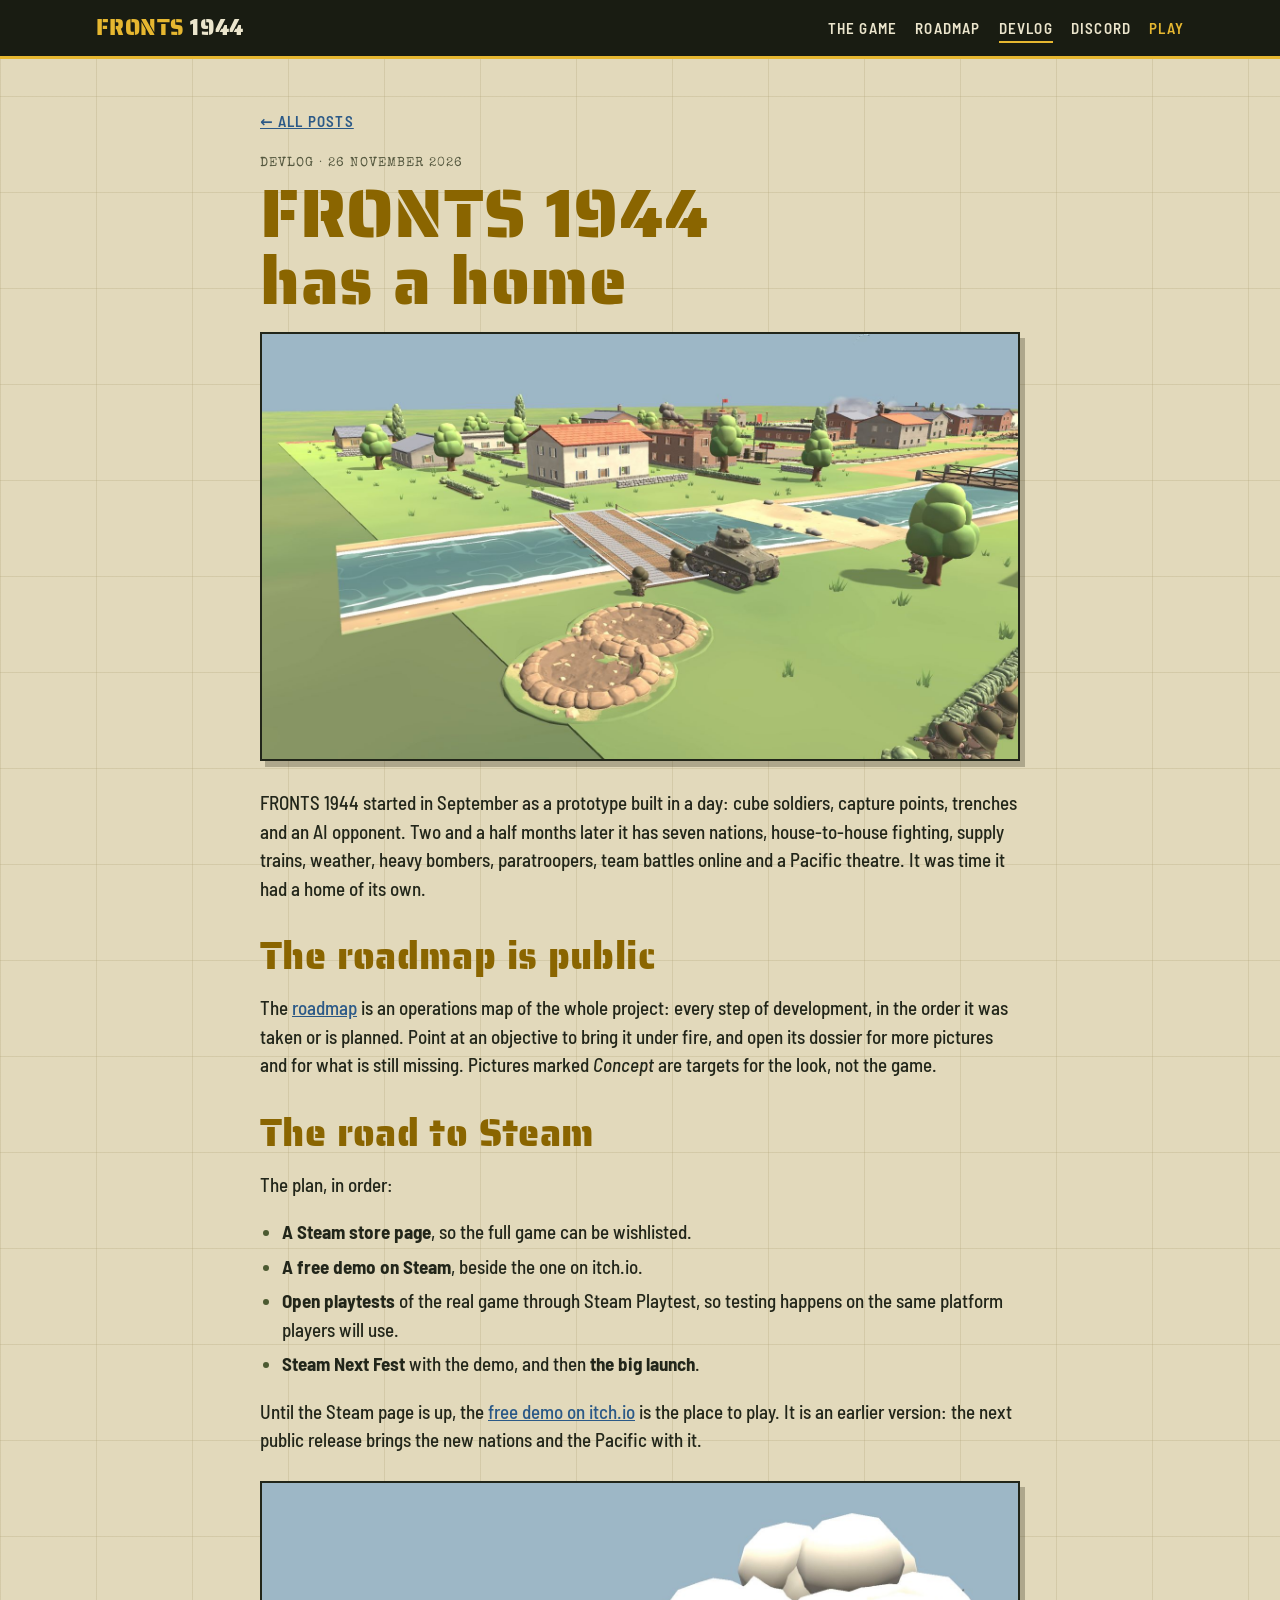
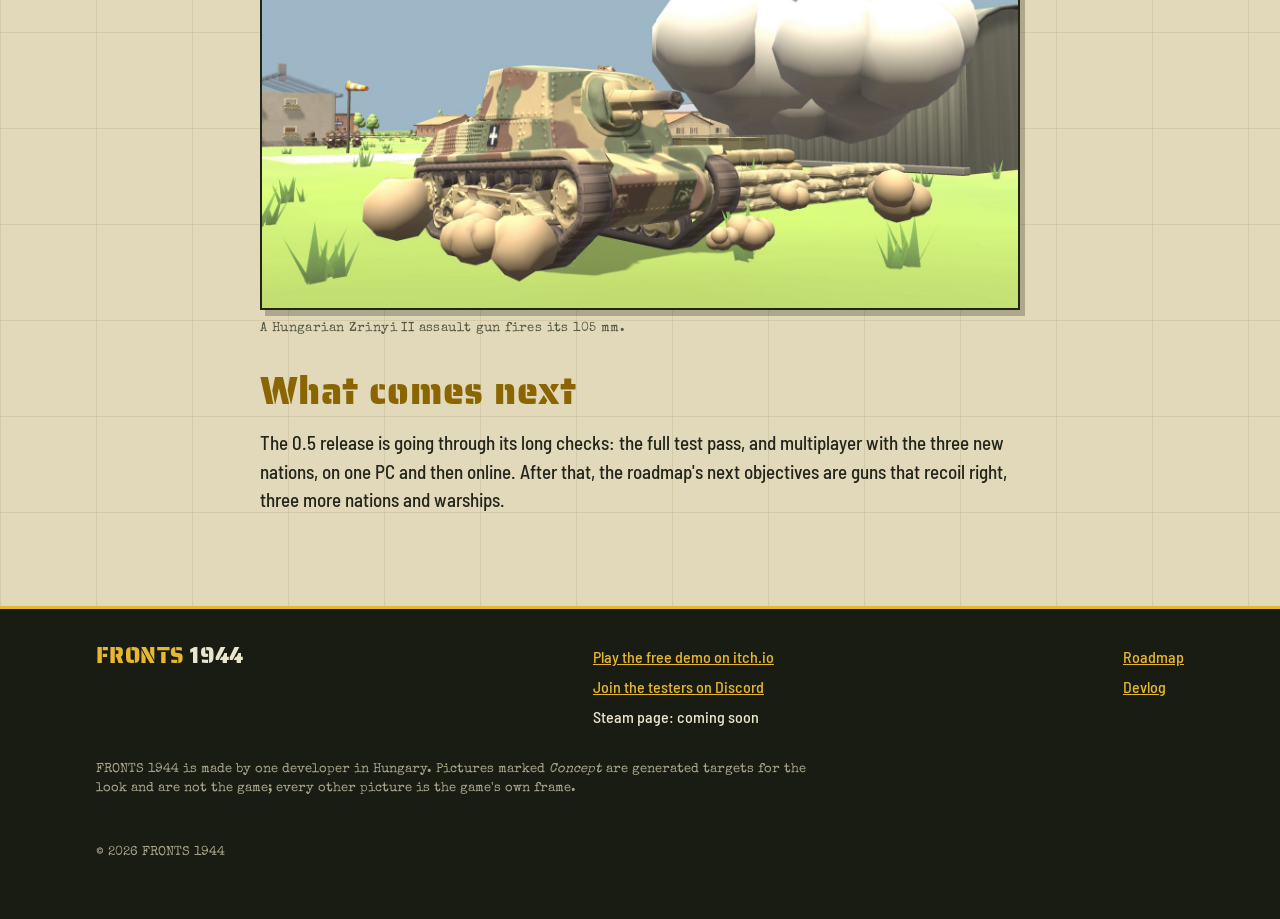
<file: devlog/2026-11-26-fronts-1944-has-a-home/index.html>
<!doctype html>
<html lang="en">
<head>
<meta charset="utf-8">
<meta name="viewport" content="width=device-width, initial-scale=1, viewport-fit=cover">
<title>FRONTS 1944 has a home – FRONTS 1944 devlog</title>
<meta name="description" content="The game gets its own website, the roadmap goes public, and the road to Steam is drawn on the map.">
<link rel="canonical" href="https://fronts1944.com/devlog/2026-11-26-fronts-1944-has-a-home/">
<meta property="og:title" content="FRONTS 1944 has a home – FRONTS 1944 devlog">
<meta property="og:description" content="The game gets its own website, the roadmap goes public, and the road to Steam is drawn on the map.">
<meta property="og:image" content="https://fronts1944.com/assets/img/social-card.jpg">
<meta name="twitter:card" content="summary_large_image">
<link rel="icon" href="../../assets/icon-32.png" sizes="32x32">
<link rel="apple-touch-icon" href="../../assets/icon-180.png">
<link rel="preconnect" href="https://fonts.googleapis.com">
<link rel="preconnect" href="https://fonts.gstatic.com" crossorigin>
<link rel="stylesheet" href="https://fonts.googleapis.com/css2?family=Barlow+Semi+Condensed:wght@400;500;600;700&family=Saira+Stencil+One&family=Special+Elite&display=swap">
<link rel="stylesheet" href="../../assets/chrome.css">
<link rel="stylesheet" href="../../assets/site.css">
<style>
.post { max-width: 760px; margin: 0 auto; padding: 48px 0 72px; }
.post h1 { font-size: clamp(40px, 7vw, 68px); line-height: .98; margin: 8px 0 18px; }
.post .hero { margin: 0 0 28px; }
.post h2 { font-size: clamp(28px, 4.5vw, 38px); margin: 34px 0 10px; }
.post h3 { margin: 26px 0 6px; }
.post p, .post li { font-size: 19px; }
.post ul { padding-left: 22px; display: grid; gap: 6px; }
.post li::marker { color: var(--olive); }
.post figure { margin: 26px 0; }
.post figure img { border: 2px solid var(--ink); box-shadow: 5px 6px 0 var(--shade); width: 100%; height: auto; }
.post figcaption { font: 400 13px/1.4 var(--type); color: var(--ink-soft); margin-top: 10px; letter-spacing: .03em; }
.post a { color: var(--own); }
.back { font: 600 15px/1 var(--body); letter-spacing: .08em; text-transform: uppercase; }
.posts { display: grid; gap: 22px; grid-template-columns: repeat(auto-fill, minmax(min(100%, 320px), 1fr)); margin-top: 26px; }
.posts a.card { text-decoration: none; color: inherit; display: block; }
.posts .when { font: 400 13px/1 var(--type); letter-spacing: .08em; color: var(--ink-soft); }
</style>
</head>
<body>
<a class="skip" href="#main">Skip to the content</a>
<header class="site-top">
  <div class="site-wrap">
    <a class="brand" href="../../">FRONTS <span>1944</span></a>
    <nav class="nav" aria-label="Site">
      <a href="../../#game" class="wide">The game</a>
      <a href="../../roadmap/">Roadmap</a>
      <a href="../../devlog/" aria-current="page">Devlog</a>
      <a href="https://discord.gg/7SDqVMBS3U">Discord</a>
      <a href="https://comeandgetsome.itch.io/fronts-1944" class="play">Play</a>
    </nav>
  </div>
</header>
<main id="main">
<article class="post wrap">
<a class="back" href="../">&larr; All posts</a>
<div class="eyebrow" style="margin-top:22px">Devlog &middot; 26 November 2026</div>
<h1>FRONTS 1944 has a home</h1>
<figure class="hero"><img src="../../assets/img/sherman_river-lg.jpg" alt=""></figure>
<p>FRONTS 1944 started in September as a prototype built in a day: cube soldiers, capture points, trenches and an AI opponent. Two and a half months later it has seven nations, house-to-house fighting, supply trains, weather, heavy bombers, paratroopers, team battles online and a Pacific theatre. It was time it had a home of its own.</p>
<h2>The roadmap is public</h2>
<p>The <a href="../../roadmap/">roadmap</a> is an operations map of the whole project: every step of development, in the order it was taken or is planned. Point at an objective to bring it under fire, and open its dossier for more pictures and for what is still missing. Pictures marked <i>Concept</i> are targets for the look, not the game.</p>
<h2>The road to Steam</h2>
<p>The plan, in order:</p>
<ul><li><b>A Steam store page</b>, so the full game can be wishlisted.</li><li><b>A free demo on Steam</b>, beside the one on itch.io.</li><li><b>Open playtests</b> of the real game through Steam Playtest, so testing happens on the same platform players will use.</li><li><b>Steam Next Fest</b> with the demo, and then <b>the big launch</b>.</li></ul>
<p>Until the Steam page is up, the <a href="https://comeandgetsome.itch.io/fronts-1944">free demo on itch.io</a> is the place to play. It is an earlier version: the next public release brings the new nations and the Pacific with it.</p>
<figure><img src="../../assets/img/zrinyi-lg.jpg" alt="A Hungarian Zrinyi II assault gun fires its 105 mm." loading="lazy"><figcaption>A Hungarian Zrinyi II assault gun fires its 105 mm.</figcaption></figure>
<h2>What comes next</h2>
<p>The 0.5 release is going through its long checks: the full test pass, and multiplayer with the three new nations, on one PC and then online. After that, the roadmap's next objectives are guns that recoil right, three more nations and warships.</p>
</article>
</main>
<footer class="site-foot">
  <div class="site-wrap">
    <div class="cols">
      <a class="brand" href="../../">FRONTS <span>1944</span></a>
      <ul>
        <li><a href="https://comeandgetsome.itch.io/fronts-1944">Play the free demo on itch.io</a></li>
        <li><a href="https://discord.gg/7SDqVMBS3U">Join the testers on Discord</a></li>
        <li>Steam page: coming soon</li>
      </ul>
      <ul>
        <li><a href="../../roadmap/">Roadmap</a></li>
        <li><a href="../../devlog/">Devlog</a></li>
      </ul>
    </div>
    <p class="fine">FRONTS 1944 is made by one developer in Hungary. Pictures marked <i>Concept</i> are generated targets for the look and are not the game; every other picture is the game's own frame.</p>
    <p class="fine">&copy; 2026 FRONTS 1944</p>
  </div>
</footer>
</body>
</html>
</file>
<file: assets/chrome.css>
/* The site's top bar and foot. Self-contained: the roadmap page loads only this file beside its own styles. */
:root {
  --night: #191c12; --night-ink: #ebe5cc; --brass: #e6b730;
  --c-display: "Saira Stencil One", "Arial Black", Impact, sans-serif;
  --c-body: "Barlow Semi Condensed", "Arial Narrow", "Segoe UI", system-ui, sans-serif;
  --c-type: "Special Elite", "Courier New", ui-monospace, monospace;
}
.site-wrap {
  max-width: 1120px; margin: 0 auto;
  padding-left: max(16px, env(safe-area-inset-left, 0px)); padding-right: max(16px, env(safe-area-inset-right, 0px));
}
.skip { position: absolute; left: -9999px; }
.skip:focus { left: 16px; top: 16px; z-index: 50; background: var(--night); color: var(--night-ink); padding: 8px 12px; }
/* ------------------------------------------------------------------ the top bar */
.site-top { position: sticky; top: 0; z-index: 20; background: var(--night); color: var(--night-ink); border-bottom: 3px solid var(--brass); }
.site-top .site-wrap { display: flex; align-items: center; justify-content: space-between; gap: 12px; min-height: 56px; }
.brand { font: 400 22px/1 var(--c-display); letter-spacing: .02em; text-decoration: none; color: var(--brass); white-space: nowrap; }
.brand span { color: var(--night-ink); }
.nav { display: flex; gap: 4px 18px; flex-wrap: wrap; justify-content: flex-end; }
.nav a { color: inherit; font: 600 15px/1 var(--c-body); letter-spacing: .08em; text-transform: uppercase; text-decoration: none; padding: 8px 0 5px; border-bottom: 2px solid transparent; }
.nav a:hover, .nav a[aria-current="page"] { border-bottom-color: var(--brass); }
.nav a.play { color: var(--brass); }
@media (max-width: 560px) { .brand { font-size: 18px; } .nav { gap: 2px 14px; flex-wrap: nowrap; } .nav a { font-size: 14px; letter-spacing: .05em; } .nav a.wide { display: none; } }
@media (max-width: 420px) { .site-top .site-wrap { gap: 8px; } .brand { font-size: 16px; } .nav { gap: 2px 9px; } .nav a { font-size: 12.5px; letter-spacing: .02em; } }

/* ------------------------------------------------------------------ the foot */
.site-foot { background: var(--night); color: var(--night-ink); border-top: 3px solid var(--brass); padding: 36px 0 44px; font: 500 16px/1.5 var(--c-body); }
.site-foot .site-wrap { display: grid; gap: 18px; }
.site-foot .cols { display: flex; flex-wrap: wrap; gap: 14px 40px; justify-content: space-between; align-items: start; }
.site-foot a { color: var(--brass); }
.site-foot .fine { font: 400 13px/1.5 var(--c-type); color: #aba68b; max-width: 90ch; }
.site-foot ul { list-style: none; margin: 0; padding: 0; display: grid; gap: 6px; }
</file>
<file: assets/site.css>
/* FRONTS 1944 site: the map-table look of the roadmap (paper, grid, stencil), shared by every page. */
:root {
  --paper: #e2d9bb;
  --paper-deep: #d3c8a2;
  --card: #f0e9d2;
  --ink: #22261a;
  --ink-soft: #55583f;
  --grid: #b9ad84;
  --olive: #4c5a31;
  --gold: #8a6500;
  --own: #2b5987;
  --foe: #a5311d;
  --taken: #3d6a2e;
  --shade: rgba(40, 36, 18, .28);
  --display: "Saira Stencil One", "Arial Black", Impact, sans-serif;
  --body: "Barlow Semi Condensed", "Arial Narrow", "Segoe UI", system-ui, sans-serif;
  --type: "Special Elite", "Courier New", ui-monospace, monospace;
}
@media (prefers-color-scheme: dark) {
  :root:not([data-theme="light"]) {
    --paper: #14170f; --paper-deep: #1c2015; --card: #252a1b; --ink: #ebe5cc; --ink-soft: #aba68b; --grid: #3c432f;
    --olive: #90a260; --gold: #e6b730; --own: #7aaddf; --foe: #e56a50; --taken: #8aba6d; --shade: rgba(0, 0, 0, .5);
    color-scheme: dark;
  }
}
:root[data-theme="dark"] {
  --paper: #14170f; --paper-deep: #1c2015; --card: #252a1b; --ink: #ebe5cc; --ink-soft: #aba68b; --grid: #3c432f;
  --olive: #90a260; --gold: #e6b730; --own: #7aaddf; --foe: #e56a50; --taken: #8aba6d; --shade: rgba(0, 0, 0, .5);
  color-scheme: dark;
}
* { box-sizing: border-box; }
html { scroll-behavior: smooth; }
@media (prefers-reduced-motion: reduce) { html { scroll-behavior: auto; } }
body {
  margin: 0;
  background-color: var(--paper);
  background-image:
    linear-gradient(to right, color-mix(in srgb, var(--grid) 34%, transparent) 1px, transparent 1px),
    linear-gradient(to bottom, color-mix(in srgb, var(--grid) 34%, transparent) 1px, transparent 1px);
  background-size: 96px 96px;
  color: var(--ink);
  font: 500 18px/1.5 var(--body);
}
img, video { max-width: 100%; display: block; }
a { color: inherit; }
:focus-visible { outline: 3px solid var(--gold); outline-offset: 2px; }
.wrap {
  max-width: 1120px; margin: 0 auto;
  padding-left: max(16px, env(safe-area-inset-left, 0px)); padding-right: max(16px, env(safe-area-inset-right, 0px));
}

/* ------------------------------------------------------------------ buttons */
.btn {
  display: inline-flex; align-items: center; gap: 10px; text-decoration: none; cursor: pointer;
  font: 600 17px/1 var(--body); letter-spacing: .08em; text-transform: uppercase;
  padding: 14px 20px 12px; border: 2px solid currentColor; background: transparent; color: inherit;
}
.btn.primary { background: var(--brass); color: #1b1d12; border-color: var(--brass); box-shadow: 4px 5px 0 rgba(0, 0, 0, .45); }
.btn.primary:hover { transform: translate(-1px, -1px); box-shadow: 5px 6px 0 rgba(0, 0, 0, .45); }
.btn[aria-disabled="true"] { opacity: .78; cursor: default; border-style: dashed; }
.btn small { font: 400 12px/1 var(--type); letter-spacing: .06em; text-transform: none; }

/* ------------------------------------------------------------------ headings and text */
.eyebrow { font: 400 13px/1.3 var(--type); letter-spacing: .08em; text-transform: uppercase; color: var(--ink-soft); }
h1, h2 { font-weight: 400; font-family: var(--display); color: var(--gold); letter-spacing: .01em; text-wrap: balance; }
h2 { font-size: clamp(32px, 5.5vw, 52px); line-height: 1; margin: 6px 0 14px; }
h3 { font: 700 24px/1.15 var(--body); margin: 0; letter-spacing: .01em; text-wrap: balance; }
.lede { max-width: 64ch; color: var(--ink-soft); font-size: 20px; margin: 0; }
section.band { padding: 64px 0; }
section.band + section.band { border-top: 2px solid var(--ink); }

/* ------------------------------------------------------------------ the pinned cards */
.card { background: var(--card); border: 2px solid var(--ink); box-shadow: 5px 6px 0 var(--shade); min-width: 0; transform: rotate(var(--tilt, 0deg)); }
.card .shot { position: relative; aspect-ratio: 16 / 9; overflow: hidden; border-bottom: 2px solid var(--ink); background: var(--paper-deep); }
.card .shot img { width: 100%; height: 100%; object-fit: cover; transition: transform .5s ease; }
.card:hover .shot img { transform: scale(1.05); }
.card .txt { padding: 14px 16px 18px; display: grid; gap: 8px; }
.card p { margin: 0; color: var(--ink); }
.kind { position: absolute; left: 8px; top: 8px; font: 400 11px/1 var(--type); letter-spacing: .1em; padding: 5px 7px 4px; background: var(--ink); color: var(--paper); text-transform: uppercase; }
.grid3 { display: grid; gap: 28px 24px; grid-template-columns: repeat(auto-fill, minmax(min(100%, 300px), 1fr)); margin-top: 28px; }
.grid3 > :nth-child(3n+1) { --tilt: -.4deg; } .grid3 > :nth-child(3n) { --tilt: .45deg; }
@media (max-width: 760px) { .card { --tilt: 0deg !important; } }
@media (prefers-reduced-motion: reduce) { .card .shot img { transition: none; } .card:hover .shot img { transform: none; } }

section[id], [id="main"] { scroll-margin-top: 64px; }
</file>
